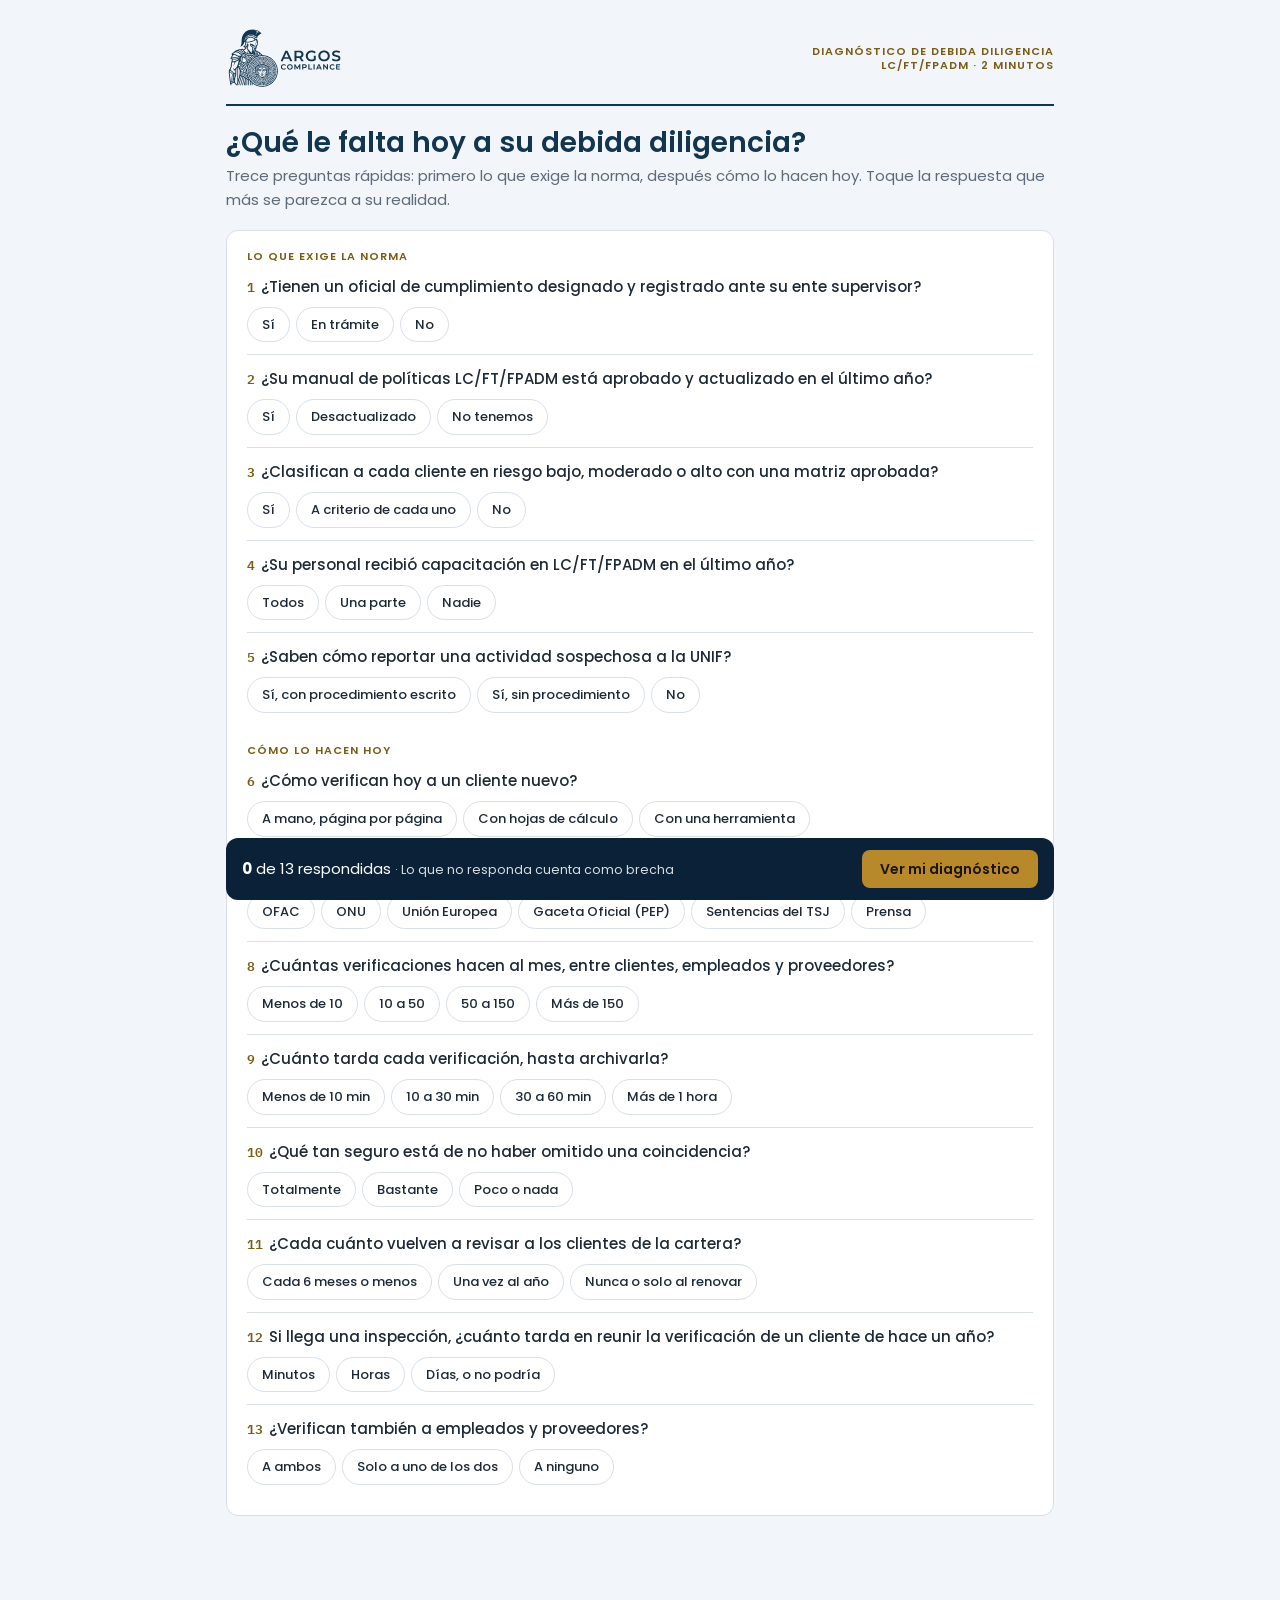
<file: index.html>
<!DOCTYPE html>
<html lang="es">
<head>
<meta charset="UTF-8">
<meta name="viewport" content="width=device-width, initial-scale=1">
<title>Diagnóstico de cumplimiento Argos</title>
<link rel="icon" href="assets/favicon.svg">
<link rel="stylesheet" href="https://fonts.googleapis.com/css2?family=Poppins:wght@400;500;600;700&family=IBM+Plex+Mono:wght@500;600&display=swap">
<style>
/* Tokens del sistema de marca Argos v1. Layout: columna única; test de toques, resultado en tarjetas. */
:root {
  --navy: #123650; --navy-deep: #0A2138; --on-navy: #FFFFFF;
  --bronce: #B8892B; --bronce-ink: #7A5C14; --on-bronce: #1C1404;
  --surface: #FFFFFF; --surface-alt: #F2F5F9; --ink: #1D2937; --ink-muted: #5D6A79; --line: #D9DFE7;
  --alto: #B42317; --moderado: #B44608; --bajo: #057546; --on-riesgo: #FFFFFF; --focus: #B8892B;
  --sans: "Poppins", "Segoe UI", system-ui, sans-serif; --mono: "IBM Plex Mono", Consolas, monospace;
  color-scheme: light;
}
* { box-sizing: border-box; }
body { margin: 0; background: var(--surface-alt); color: var(--ink); font: 400 15px/1.6 var(--sans); }
.wrap { max-width: 860px; margin: 0 auto; padding: 24px 16px 64px; }
header.top { display: flex; justify-content: space-between; align-items: center; gap: 16px; flex-wrap: wrap; padding: 4px 0 16px; border-bottom: 2px solid var(--navy); }
header.top img { height: 60px; width: auto; display: block; }
.tag { font: 600 11px/1.3 var(--sans); letter-spacing: 1px; text-transform: uppercase; color: var(--bronce-ink); text-align: right; }
h1 { font: 600 28px/1.2 var(--sans); color: var(--navy); margin: 20px 0 4px; text-wrap: balance; }
.lede { color: var(--ink-muted); margin: 0 0 18px; }
.card { background: var(--surface); border: 1px solid var(--line); border-radius: 12px; padding: 18px 20px; margin-bottom: 14px; }
.label { font: 600 11px/1.3 var(--sans); letter-spacing: 1px; text-transform: uppercase; color: var(--bronce-ink); margin: 0 0 12px; }
.q { padding: 12px 0; border-top: 1px solid var(--line); }
.q:first-child, .label + .q { border-top: 0; padding-top: 0; }
.q p { margin: 0 0 8px; font-weight: 500; }
.q p .n { font: 600 13px/1 var(--mono); color: var(--bronce-ink); margin-right: 6px; }
.opts { display: flex; flex-wrap: wrap; gap: 6px; }
.opts button { font: 500 13px/1.2 var(--sans); border: 1px solid var(--line); background: var(--surface); color: var(--ink); padding: 9px 14px; border-radius: 999px; cursor: pointer; }
.opts button:hover { border-color: var(--navy); }
.opts button[aria-pressed="true"] { background: var(--navy); color: var(--on-navy); border-color: var(--navy); }
.opts.multi button[aria-pressed="true"]::before { content: "✓ "; }
button:focus-visible { outline: 2px solid var(--focus); outline-offset: 2px; }
.bar { position: sticky; bottom: 0; background: var(--navy-deep); color: var(--on-navy); border-radius: 12px; padding: 12px 16px; display: flex; justify-content: space-between; align-items: center; gap: 12px; flex-wrap: wrap; }
.bar small { opacity: .85; }
.btn { font: 600 14px/1 var(--sans); border: 0; border-radius: 8px; padding: 12px 18px; cursor: pointer; }
.btn.primary { background: var(--bronce); color: var(--on-bronce); }
.btn.ghost { background: var(--surface); color: var(--navy); border: 1px solid var(--navy); }
.verdict { display: grid; grid-template-columns: auto 1fr; gap: 20px; align-items: center; }
@media (max-width: 600px) { .verdict { grid-template-columns: 1fr; } }
.gauge { width: 160px; height: 160px; border-radius: 50%; display: grid; place-items: center; color: var(--on-riesgo); text-align: center; }
.gauge strong { display: block; font: 700 23px/1.1 var(--sans); }
.gauge span { font: 600 12px/1.3 var(--mono); }
.lv-BAJO { background: var(--bajo); } .lv-MODERADO { background: var(--moderado); } .lv-ALTO { background: var(--alto); }
.verdict h2 { font: 600 22px/1.3 var(--sans); color: var(--navy); margin: 0 0 6px; }
.verdict p { margin: 0 0 6px; }
.rule { font-size: 12px; color: var(--ink-muted); }
.kpis { display: grid; grid-template-columns: repeat(auto-fit, minmax(180px, 1fr)); gap: 12px; }
.kpis div { background: var(--surface-alt); border-radius: 8px; padding: 12px 14px; }
.kpis b { display: block; font: 600 24px/1.2 var(--mono); color: var(--navy); }
.kpis b.bad { color: var(--alto); }
.kpis span { font-size: 12px; color: var(--ink-muted); }
.src { display: flex; flex-wrap: wrap; gap: 6px; margin-top: 12px; }
.src span { font: 500 12px/1 var(--sans); padding: 7px 10px; border-radius: 999px; border: 1px solid var(--line); }
.src .ok { background: var(--surface-alt); color: var(--ink-muted); }
.src .miss { background: var(--alto); color: var(--on-riesgo); border-color: var(--alto); }
.gaps { list-style: none; margin: 0; padding: 0; display: grid; gap: 10px; }
.gaps li { display: grid; grid-template-columns: auto 1fr; gap: 12px; padding: 12px; border: 1px solid var(--line); border-radius: 8px; }
.gaps .x { font: 700 14px/1 var(--sans); color: var(--on-riesgo); width: 28px; height: 28px; border-radius: 50%; display: grid; place-items: center; }
.gaps b { display: block; font-weight: 600; }
.gaps .fix { font-size: 14px; color: var(--ink); margin-top: 2px; }
.gaps .meta { display: flex; gap: 6px; flex-wrap: wrap; margin-top: 6px; }
.chip { font: 600 11px/1 var(--sans); padding: 5px 9px; border-radius: 999px; border: 1px solid var(--line); color: var(--ink-muted); }
.chip.argos { background: var(--navy); color: var(--on-navy); border-color: var(--navy); }
.chip.only { background: var(--bronce); color: var(--on-bronce); border-color: var(--bronce); }
.cta { background: var(--navy-deep); color: var(--on-navy); border-radius: 12px; padding: 20px; display: flex; justify-content: space-between; align-items: center; gap: 16px; flex-wrap: wrap; margin-bottom: 14px; }
.cta p { margin: 0; max-width: 52ch; }
.cta strong.big { font: 600 20px/1.3 var(--sans); display: block; margin-bottom: 4px; }
.cta .phone { font: 600 18px/1 var(--mono); color: var(--bronce); }
[hidden] { display: none !important; }
.actions { display: flex; gap: 8px; flex-wrap: wrap; }
.legal { font-size: 12px; color: var(--ink-muted); margin-top: 16px; }
@media print {
  body { background: #fff; }
  #test, .actions { display: none !important; }
  .card, .gaps li, .cta { break-inside: avoid; }
  * { -webkit-print-color-adjust: exact; print-color-adjust: exact; }
}
</style>
</head>
<body>
<div class="wrap">
  <header class="top">
    <img src="[data-uri]" alt="Argos Compliance">
    <div class="tag">Diagnóstico de debida diligencia<br>LC/FT/FPADM · 2 minutos</div>
  </header>

  <div id="test">
    <h1>¿Qué le falta hoy a su debida diligencia?</h1>
    <p class="lede">Trece preguntas rápidas: primero lo que exige la norma, después cómo lo hacen hoy. Toque la respuesta que más se parezca a su realidad.</p>
    <section class="card" id="qs"></section>
    <div class="bar">
      <span><strong id="count">0</strong> de <span id="total">0</span> respondidas <small>· Lo que no responda cuenta como brecha</small></span>
      <button class="btn primary" id="go">Ver mi diagnóstico</button>
    </div>
  </div>

  <div id="result" hidden>
    <section class="card">
      <p class="label" id="r-head">Su diagnóstico</p>
      <div class="verdict">
        <div class="gauge" id="gauge"><div><strong id="g-lv"></strong><span id="g-pct"></span></div></div>
        <div>
          <h2 id="r-title"></h2>
          <p id="r-text"></p>
          <p class="rule" id="r-rule"></p>
        </div>
      </div>
    </section>
    <section class="card">
      <p class="label">Su situación en cifras</p>
      <div class="kpis" id="kpis"></div>
      <div class="src" id="src"></div>
    </section>
    <section class="card">
      <p class="label" id="gaps-head">Lo que Argos le resuelve desde el primer día</p>
      <ol class="gaps" id="gaps"></ol>
    </section>
    <section class="card" id="int-card">
      <p class="label">Lo que su empresa debe completar</p>
      <ol class="gaps" id="gaps-int"></ol>
    </section>
    <section class="cta">
      <p><strong class="big" id="cta-big"></strong>Continúe y reciba ahora su propuesta con todo lo que incluye el plan.</p>
      <div><div style="font-size:12px;opacity:.85">Escríbanos por WhatsApp</div><div class="phone" id="phone">0424-125.04.68</div><div style="font-size:12px;opacity:.85" id="who"></div></div>
    </section>
    <div class="actions" style="margin-bottom:12px">
      <a class="btn primary" id="to-prop" href="propuesta/nueva/" style="text-decoration:none;font-size:16px;padding:16px 22px">Continuar: recibir mi propuesta →</a>
    </div>
    <div class="actions">
      <button class="btn ghost" id="edit">Cambiar respuestas</button>
      <button class="btn ghost" id="copy">Copiar resumen</button>
      <button class="btn ghost" id="print">Imprimir o guardar en PDF</button>
    </div>

    <p class="legal">Diagnóstico orientativo basado en las respuestas del cliente y en criterios de Argos Compliance. No es una auditoría, no constituye una certificación de cumplimiento ni asesoría legal. La evaluación formal de riesgos corresponde a cada sujeto obligado. Argos Compliance, C.A. (en constitución) · Rafael J. Miranda Guerra, especialista en gestión contra la legitimación de capitales y el financiamiento al terrorismo (ENAHP).</p>
  </div>
</div>

<script src="assets/aliados.js"></script>
<script>
(function () {
  var $ = function (id) { return document.getElementById(id); };
  // Cada opción vale: 0 = cubierto, 0.5 = parcial, 1 = brecha. w = peso (3 = control crítico).
  var Q = [
    {id: "ofi", block: "A", t: "¿Tienen un oficial de cumplimiento designado y registrado ante su ente supervisor?", opts: [["si", "Sí", 0], ["tra", "En trámite", 0.5], ["no", "No", 1]],
     w: 3, internal: true, gap: "Sin oficial de cumplimiento registrado", fix: "Designar y registrar al oficial de cumplimiento ante el ente supervisor."},
    {id: "man", block: "A", t: "¿Su manual de políticas LC/FT/FPADM está aprobado y actualizado en el último año?", opts: [["si", "Sí", 0], ["des", "Desactualizado", 0.5], ["no", "No tenemos", 1]],
     w: 2, internal: true, gap: "Manual de políticas ausente o desactualizado", fix: "Actualizar y aprobar el manual de políticas y procedimientos."},
    {id: "mat", block: "A", t: "¿Clasifican a cada cliente en riesgo bajo, moderado o alto con una matriz aprobada?", opts: [["si", "Sí", 0], ["pa", "A criterio de cada uno", 0.5], ["no", "No", 1]],
     w: 3, gap: "Sin matriz de riesgo aplicada a cada cliente", fix: "Nivel BAJO, MODERADO o ALTO calculado con la matriz de su empresa, y medidas reforzadas cuando es ALTO."},
    {id: "cap", block: "A", t: "¿Su personal recibió capacitación en LC/FT/FPADM en el último año?", opts: [["tod", "Todos", 0], ["par", "Una parte", 0.5], ["nad", "Nadie", 1]],
     w: 2, internal: true, gap: "Personal sin capacitación reciente", fix: "Capacitar al personal en señales de alerta y procedimientos LC/FT/FPADM."},
    {id: "ras", block: "A", t: "¿Saben cómo reportar una actividad sospechosa a la UNIF?", opts: [["si", "Sí, con procedimiento escrito", 0], ["sin", "Sí, sin procedimiento", 0.5], ["no", "No", 1]],
     w: 3, internal: true, gap: "Sin procedimiento de reporte a la UNIF", fix: "Documentar el procedimiento de reporte de actividades sospechosas a la UNIF."},
    {id: "proc", block: "B", t: "¿Cómo verifican hoy a un cliente nuevo?", opts: [["mano", "A mano, página por página", 1], ["hoja", "Con hojas de cálculo", 0.5], ["tool", "Con una herramienta", 0]],
     w: 2, gap: "Verificación manual", fix: "Una sola consulta cruza todas las fuentes y deja el resultado archivado."},
    {id: "src", multi: true, t: "¿Contra qué fuentes revisan? (toque todas las que apliquen)", opts: [["ofac", "OFAC"], ["onu", "ONU"], ["ue", "Unión Europea"], ["pep", "Gaceta Oficial (PEP)"], ["tsj", "Sentencias del TSJ"], ["prensa", "Prensa"]]},
    {id: "vol", t: "¿Cuántas verificaciones hacen al mes, entre clientes, empleados y proveedores?", opts: [["5", "Menos de 10"], ["30", "10 a 50"], ["100", "50 a 150"], ["200", "Más de 150"]]},
    {id: "min", t: "¿Cuánto tarda cada verificación, hasta archivarla?", opts: [["5", "Menos de 10 min"], ["20", "10 a 30 min"], ["45", "30 a 60 min"], ["75", "Más de 1 hora"]]},
    {id: "conf", t: "¿Qué tan seguro está de no haber omitido una coincidencia?", opts: [["tot", "Totalmente", 0], ["bas", "Bastante", 0.5], ["poco", "Poco o nada", 1]],
     w: 2, gap: "Incertidumbre sobre coincidencias omitidas", fix: "La misma búsqueda en todas las fuentes, cada vez, sin depender de quién la haga."},
    {id: "cart", t: "¿Cada cuánto vuelven a revisar a los clientes de la cartera?", opts: [["fre", "Cada 6 meses o menos", 0], ["anu", "Una vez al año", 0.5], ["nun", "Nunca o solo al renovar", 1]],
     w: 2, gap: "Cartera sin revisión periódica", fix: "Revisión de la cartera con la frecuencia que usted defina."},
    {id: "evi", t: "Si llega una inspección, ¿cuánto tarda en reunir la verificación de un cliente de hace un año?", opts: [["min", "Minutos", 0], ["hor", "Horas", 0.5], ["dia", "Días, o no podría", 1]],
     w: 3, gap: "Evidencia difícil de reunir ante una inspección", fix: "Cada consulta queda registrada con fecha, fuentes, resultado y código hash SHA-256."},
    {id: "emp", t: "¿Verifican también a empleados y proveedores?", opts: [["amb", "A ambos", 0], ["uno", "Solo a uno de los dos", 0.5], ["nin", "A ninguno", 1]],
     w: 1, gap: "Empleados o proveedores sin verificar", fix: "Las mismas consultas para candidatos y proveedores."}
  ];
  var SRC = [
    {k: "ofac", n: "OFAC", w: 1, gap: "No consulta OFAC"},
    {k: "onu", n: "ONU", w: 1, gap: "No consulta la lista de la ONU"},
    {k: "ue", n: "Unión Europea", w: 1, gap: "No consulta la lista de la Unión Europea"},
    {k: "pep", n: "Gaceta Oficial (PEP)", w: 3, gap: "No identifica Personas Expuestas Políticamente"},
    {k: "tsj", n: "Sentencias del TSJ", w: 2, gap: "No revisa sentencias del TSJ", only: true},
    {k: "prensa", n: "Prensa", w: 1, gap: "No revisa menciones en prensa"}
  ];
  var SRC_FIX = {ofac: "Lista OFAC con lector propio sobre la fuente oficial.", onu: "Lista de la ONU con lector propio.", ue: "Lista de la Unión Europea con lector propio.",
    pep: "PEP identificados desde la Gaceta Oficial; un PEP siempre queda en nivel ALTO.", tsj: "Sentencias del TSJ, una fuente que ninguna otra herramienta que conozcamos ofrece.", prensa: "Revisión de prensa con menciones de interés para el cumplimiento."};
  var ans = {}, picked = {};

  function render() {
    $("qs").innerHTML = Q.map(function (q, i) {
      var head = i === 0 ? '<p class="label">Lo que exige la norma</p>' : q.block === "B" && Q[i - 1].block === "A" ? '<p class="label" style="margin-top:18px">Cómo lo hacen hoy</p>' : '';
      return head + '<div class="q"><p><span class="n">' + (i + 1) + '</span>' + q.t + '</p><div class="opts' + (q.multi ? ' multi' : '') + '" role="group">' +
        q.opts.map(function (o) { return '<button type="button" data-q="' + q.id + '" data-v="' + o[0] + '" aria-pressed="false">' + o[1] + '</button>'; }).join("") + '</div></div>';
    }).join("");
    $("total").textContent = Q.length;
  }
  function count() { $("count").textContent = Q.filter(function (q) { return q.multi ? picked.touched : ans[q.id]; }).length; }
  $("qs").addEventListener("click", function (e) {
    var b = e.target.closest("button[data-q]"); if (!b) return;
    var q = Q.filter(function (x) { return x.id === b.dataset.q; })[0];
    if (q.multi) { picked[b.dataset.v] = !picked[b.dataset.v]; picked.touched = true; b.setAttribute("aria-pressed", !!picked[b.dataset.v]); }
    else { ans[q.id] = b.dataset.v; b.parentNode.querySelectorAll("button").forEach(function (x) { x.setAttribute("aria-pressed", x === b); }); }
    count();
  });

  function level(p) { return p > 50 ? "ALTO" : p > 25 ? "MODERADO" : "BAJO"; }
  var TEXT = {
    BAJO: "Tiene lo básico, pero aún quedan huecos. Revise abajo lo que le falta: son los puntos que una inspección encontraría primero.",
    MODERADO: "Su debida diligencia tiene brechas importantes. Lo que aparece abajo puede convertirse en observaciones en una inspección y le está costando horas cada mes.",
    ALTO: "Su debida diligencia tiene brechas en controles críticos. Hoy su empresa está expuesta en lo legal, lo operativo y lo reputacional, y su equipo pierde horas en un proceso manual."
  };
  var last = null;
  function compute() {
    var tot = 0, gap = 0, crit = 0, gaps = [];
    Q.forEach(function (q) {
      if (!q.w) return;
      var o = q.opts.filter(function (x) { return x[0] === ans[q.id]; })[0], v = o ? o[2] : 1;
      tot += q.w; gap += v * q.w;
      if (q.w === 3 && v === 1) crit++;
      if (v > 0) gaps.push({gap: q.gap, fix: q.fix, w: q.w, v: v, s: v * q.w, internal: q.internal});
    });
    SRC.forEach(function (s) {
      var v = picked[s.k] ? 0 : 1; tot += s.w; gap += v * s.w;
      if (s.w === 3 && v) crit++;
      if (v) gaps.push({gap: s.gap, fix: SRC_FIX[s.k], w: s.w, v: 1, s: s.w, only: s.only});
    });
    gaps.sort(function (a, b) { return b.s - a.s || (b.only ? 1 : 0) - (a.only ? 1 : 0); });
    var pct = Math.round(gap / tot * 100), lv = level(pct), rule = "";
    if (crit >= 3 && lv !== "ALTO") { lv = "ALTO"; rule = "Sube a ALTO porque le faltan " + crit + " controles críticos. "; }
    else if (crit >= 1 && lv === "BAJO") { lv = "MODERADO"; rule = "Sube a MODERADO porque le falta al menos un control crítico. "; }
    var vol = +(ans.vol || 0), min = +(ans.min || 0);
    return {pct: pct, lv: lv, rule: rule, gaps: gaps, vol: vol, min: min, hrs: vol * min / 60, argosHrs: vol * 20 / 3600,
      have: SRC.filter(function (s) { return picked[s.k]; }).length};
  }
  function f1(x) { return x.toLocaleString("es-VE", {maximumFractionDigits: 1}); }

  function show() {
    var r = last = compute();
    $("r-head").textContent = "Su diagnóstico · " + new Date().toLocaleDateString("es-VE");
    $("gauge").className = "gauge lv-" + r.lv; $("g-lv").textContent = r.lv; $("g-pct").textContent = r.pct + "% de exposición";
    $("r-title").textContent = "Nivel de riesgo de cumplimiento: " + r.lv;
    $("r-text").textContent = TEXT[r.lv];
    $("r-rule").textContent = r.rule + "Cálculo: brechas ponderadas sobre el total posible (parcial cuenta la mitad). BAJO hasta 25%, MODERADO hasta 50%, ALTO por encima.";
    var k = [];
    k.push('<div><b class="' + (r.gaps.length ? "bad" : "") + '">' + r.gaps.length + '</b><span>brechas encontradas</span></div>');
    k.push('<div><b class="' + (r.have < 6 ? "bad" : "") + '">' + r.have + ' de 6</b><span>fuentes que revisa hoy</span></div>');
    if (r.vol && r.min) {
      k.push('<div><b class="bad">' + f1(r.hrs) + ' h</b><span>al mes en verificaciones (aprox.)</span></div>');
      k.push('<div><b>' + f1(Math.max(r.hrs - r.argosHrs, 0)) + ' h</b><span>al mes que podría liberar con Argos</span></div>');
    }
    $("kpis").innerHTML = k.join("");
    $("src").innerHTML = SRC.map(function (s) { return '<span class="' + (picked[s.k] ? "ok" : "miss") + '">' + (picked[s.k] ? "✓ " : "✕ ") + s.n + '</span>'; }).join("");
    var ag = r.gaps.filter(function (g) { return !g.internal; }), it = r.gaps.filter(function (g) { return g.internal; });
    function li(g, argos) {
      var col = g.v === 1 && g.w >= 2 ? "alto" : "moderado";
      return '<li><span class="x" style="background:var(--' + col + ')">✕</span><div><b>' + g.gap + '</b><div class="fix">' + (argos ? "Con Argos: " : "Paso a seguir: ") + g.fix + '</div><div class="meta">' +
        (g.w === 3 ? '<span class="chip">Control crítico</span>' : '') + (g.v < 1 ? '<span class="chip">Parcial</span>' : '') +
        (argos ? '<span class="chip argos">Argos lo cubre</span>' : '<span class="chip">Acción de su empresa</span>') + (g.only ? '<span class="chip only">Solo en Argos</span>' : '') + '</div></div></li>';
    }
    $("gaps").innerHTML = ag.length ? ag.map(function (g) { return li(g, true); }).join("") :
      '<li><span class="x" style="background:var(--bajo)">✓</span><div><b>Sus respuestas no muestran brechas en la consulta y la evidencia.</b><div class="fix">Con Argos puede sostener este nivel con menos horas y con el registro de cada consulta.</div></div></li>';
    $("gaps-int").innerHTML = it.map(function (g) { return li(g, false); }).join("");
    $("int-card").hidden = !it.length;
    $("cta-big").textContent = ag.length ? "Argos cubre " + ag.length + " de sus " + r.gaps.length + " brechas." : "Mantenga su nivel con menos horas.";
    var pay = {lv: r.lv, pct: r.pct, h: Math.round(r.hrs * 10) / 10, hl: Math.round(Math.max(r.hrs - r.argosHrs, 0) * 10) / 10, gaps: r.gaps.map(function (g) { return [g.gap, g.internal ? 0 : 1, g.only ? 1 : 0]; })};
    var bin = ""; new TextEncoder().encode(JSON.stringify(pay)).forEach(function (b) { bin += String.fromCharCode(b); });
    var enc = btoa(bin).replace(/\+/g, "-").replace(/\//g, "_").replace(/=+$/, "");
    $("to-prop").href = "propuesta/nueva/" + location.search + "#d=" + enc;
    $("test").hidden = true; $("result").hidden = false; window.scrollTo(0, 0);
  }
  $("go").addEventListener("click", show);
  $("edit").addEventListener("click", function () { $("result").hidden = true; $("test").hidden = false; });
  $("print").addEventListener("click", function () { window.print(); });
  $("copy").addEventListener("click", function () {
    if (!last) return;
    var txt = "Diagnóstico Argos · " + new Date().toLocaleDateString("es-VE") + "\nNivel de riesgo: " + last.lv + " (" + last.pct + "% de exposición)\n" +
      "Fuentes que revisa hoy: " + last.have + " de 6\n" + (last.vol && last.min ? "Tiempo en verificaciones: unas " + f1(last.hrs) + " h al mes\n" : "") +
      "\nLo que le falta:\n" + last.gaps.slice(0, 8).map(function (g, i) { return (i + 1) + ". " + g.gap + (g.internal ? "" : " (Argos lo cubre)"); }).join("\n") +
      "\n\nDiagnóstico orientativo; no es una auditoría ni una certificación.\nArgos Compliance · WhatsApp " + WA;
    var btn = $("copy"), done = function () { btn.textContent = "Copiado"; setTimeout(function () { btn.textContent = "Copiar resumen"; }, 1500); };
    if (navigator.clipboard && navigator.clipboard.writeText) navigator.clipboard.writeText(txt).then(done).catch(function () { btn.textContent = "No se pudo copiar"; });
  });
  var qp = new URLSearchParams(location.search), WA = "0424-125.04.68";
  var ali = (window.ARGOS_ALIADOS || {})[(qp.get("a") || "").toUpperCase()];
  if (ali) { qp.set("wa", ali.w); qp.set("n", ali.n); }
  if (/^\d{10,13}$/.test(qp.get("wa") || "")) {
    var d = qp.get("wa").replace(/^58/, "0"); WA = d.slice(0, 4) + "-" + d.slice(4, 7) + "." + d.slice(7, 9) + "." + d.slice(9);
    $("phone").textContent = WA;
  }
  if (qp.get("n")) $("who").textContent = qp.get("n").slice(0, 60);
  render(); count();
})();
</script>
</body>
</html>
</file>
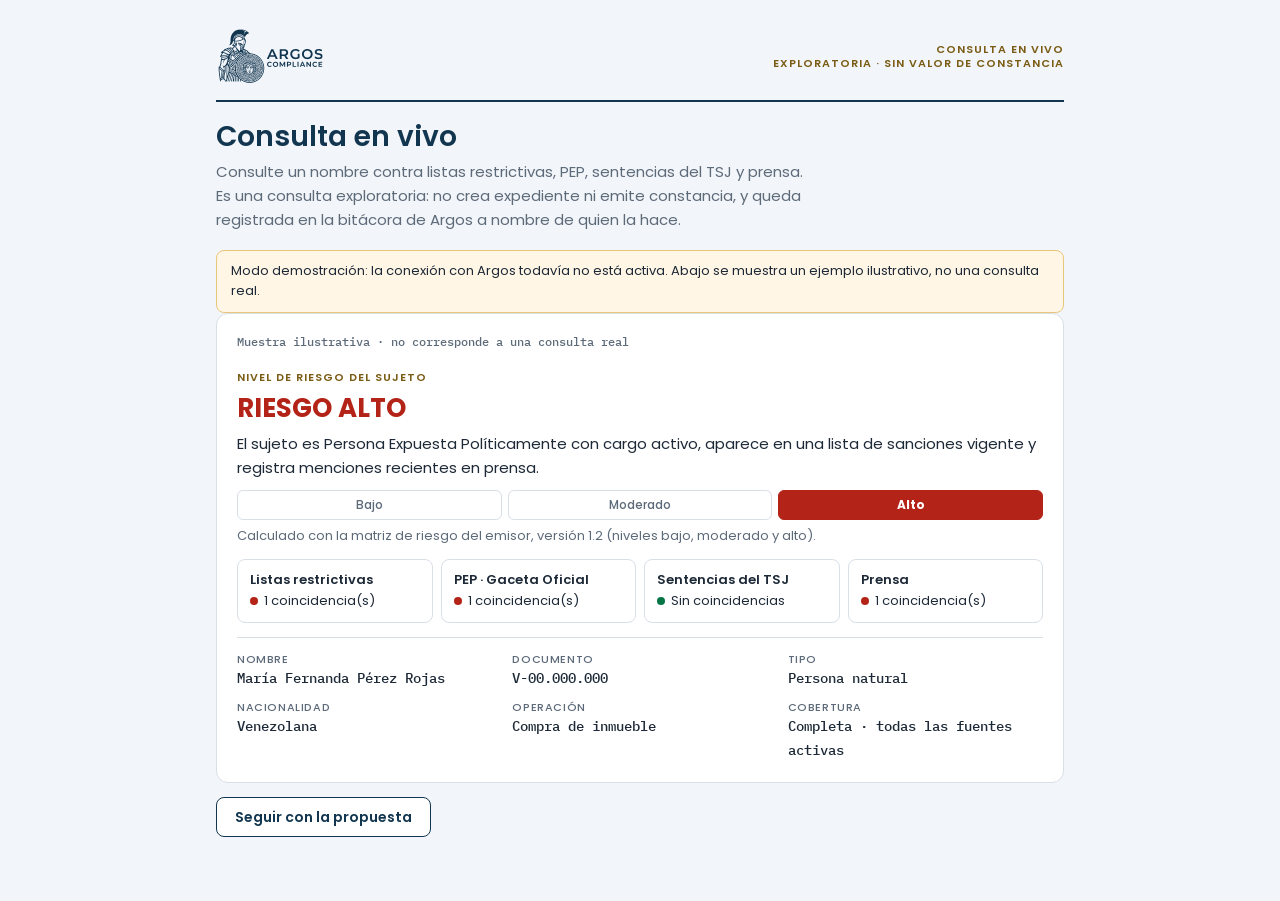
<file: consulta/index.html>
<!DOCTYPE html>
<html lang="es">
<head>
<meta charset="UTF-8">
<meta name="viewport" content="width=device-width, initial-scale=1">
<meta name="robots" content="noindex, nofollow">
<title>Consulta en vivo Argos</title>
<link rel="icon" href="../assets/favicon.svg">
<link rel="stylesheet" href="https://fonts.googleapis.com/css2?family=Poppins:wght@400;500;600;700&family=IBM+Plex+Mono:wght@500;600&display=swap">
<link rel="stylesheet" href="../assets/argos.css">
</head>
<body>
<div class="wrap">
  <header class="top">
    <img src="../assets/logo.svg" alt="Argos Compliance">
    <div class="tag">Consulta en vivo<br>Exploratoria · sin valor de constancia</div>
  </header>

  <h1>Consulta en vivo</h1>
  <p class="lede">Consulte un nombre contra listas restrictivas, PEP, sentencias del TSJ y prensa. Es una consulta exploratoria: no crea expediente ni emite constancia, y queda registrada en la bitácora de Argos a nombre de quien la hace.</p>

  <div class="warn" id="demo-note" hidden>Modo demostración: la conexión con Argos todavía no está activa. Abajo se muestra un ejemplo ilustrativo, no una consulta real.</div>

  <section class="card" id="login" hidden>
    <p class="label">Acceso del vendedor</p>
    <div class="fields">
      <label for="cid">Usuario de socio<input id="cid" autocomplete="username"></label>
      <label for="csec">Secreto<input id="csec" type="password" autocomplete="current-password"></label>
    </div>
    <div class="row" style="margin-top:12px"><button class="btn primary" id="do-login" type="button">Entrar</button><span class="small muted" id="login-msg"></span></div>
    <p class="small muted">El secreto no se guarda: el acceso dura lo que dura la sesión.</p>
  </section>

  <section class="card" id="form">
    <p class="label">Sujeto a consultar</p>
    <div class="fields">
      <label for="q-name">Nombre completo o razón social *<input id="q-name"></label>
      <label for="q-doc">Documento (cédula o RIF)<input id="q-doc" placeholder="V-00000000"></label>
      <label for="q-type">Tipo
        <select id="q-type"><option value="INDIVIDUAL">Persona natural</option><option value="ORGANIZATION">Persona jurídica</option></select></label>
      <label for="q-nat">Nacionalidad<input id="q-nat" placeholder="Venezolana"></label>
      <label for="q-op">Operación (solo para mostrar)<input id="q-op" placeholder="Ej.: compra de inmueble"></label>
    </div>
    <p class="small muted">Use un nombre que el prospecto le proporcione para la demostración. No consulte a terceros sin una razón legítima.</p>
    <div class="row" style="margin-top:12px"><button class="btn accent" id="go" type="button">Consultar</button><span class="small muted" id="go-msg"></span></div>
  </section>

  <section id="out" hidden></section>

  <div class="row no-print" style="margin-top:14px">
    <a class="btn ghost" id="to-prop" href="../propuesta/nueva/">Seguir con la propuesta</a>
  </div>
</div>

<script src="../assets/argos.js"></script>
<script>
/* Conexión con Argos. Mientras `base` esté vacío, la página funciona en modo demostración.
   Fase C: poner la URL de la instancia de Argos y confirmar la ruta de socio que habilite José. */
var ARGOS_API = { base: "", token: "/api/v1/partner/token", scan: "/api/v1/partner/scan" };

(function () {
  var A = window.Argos, $ = function (id) { return document.getElementById(id); }, token = null;
  var live = !!ARGOS_API.base;
  var diag = location.hash.match(/d=([\w-]+)/);
  if (diag) $("to-prop").href = "../propuesta/nueva/#d=" + diag[1];
  $("demo-note").hidden = live; $("login").hidden = !live;
  if (!live) { $("form").hidden = true; render(demoResult(), true); return; }

  $("do-login").addEventListener("click", function () {
    $("login-msg").textContent = "Entrando…";
    fetch(ARGOS_API.base + ARGOS_API.token, { method: "POST", headers: { "Content-Type": "application/json" },
      body: JSON.stringify({ clientId: $("cid").value.trim(), clientSecret: $("csec").value }) })
      .then(function (r) { if (!r.ok) throw new Error(r.status); return r.json(); })
      .then(function (j) { token = j.accessToken; $("csec").value = ""; $("login-msg").textContent = "Sesión iniciada."; })
      .catch(function () { $("login-msg").textContent = "Usuario o secreto incorrectos, o el servicio no responde."; });
  });

  $("go").addEventListener("click", function () {
    var name = $("q-name").value.trim();
    if (!name) { $("go-msg").textContent = "Escriba un nombre."; return; }
    if (!token) { $("go-msg").textContent = "Primero inicie sesión."; return; }
    $("go-msg").textContent = "Consultando…";
    var body = { fullName: name, entityType: $("q-type").value };
    if ($("q-doc").value.trim()) body.documentId = $("q-doc").value.trim();
    if ($("q-nat").value.trim()) body.nationality = $("q-nat").value.trim();
    fetch(ARGOS_API.base + ARGOS_API.scan, { method: "POST", headers: { "Content-Type": "application/json", "Authorization": "Bearer " + token }, body: JSON.stringify(body) })
      .then(function (r) { if (r.status === 401) { token = null; throw new Error("La sesión venció; vuelva a entrar."); } if (!r.ok) throw new Error("El servicio respondió " + r.status + "."); return r.json(); })
      .then(function (res) { $("go-msg").textContent = ""; render(fromApi(res), false); })
      .catch(function (e) { $("go-msg").textContent = e.message || "No se pudo consultar."; });
  });

  // Traduce la respuesta de POST /screening/scan (ScanResult) al panel.
  function lvl(x) { x = String(x || "").toUpperCase(); return /HIGH|ALTO/.test(x) ? "ALTO" : /MOD/.test(x) ? "MODERADO" : /LOW|BAJO/.test(x) ? "BAJO" : null; }
  function fromApi(r) {
    var risk = r.risk || {}, level = lvl(risk.level) || (risk.ifConfirmed && lvl(risk.ifConfirmed.level)) || null;
    var pep = r.pep && r.pep.status, pepAct = pep === "PEP_ACTIVE" || pep === "PEP_FORMER" || pep === "PEP_CANDIDATE";
    if (pepAct) level = "ALTO";
    var tsjHits = r.tsj && (r.tsj.matchCount || (r.tsj.matches && r.tsj.matches.length)) || 0;
    var newsHits = r.news && (r.news.matchCount || (r.news.matches && r.news.matches.length)) || 0;
    var listHits = r.matchCount || 0, parts = [];
    if (pepAct) parts.push(pep === "PEP_ACTIVE" ? "es Persona Expuesta Políticamente con cargo activo" : "figura como Persona Expuesta Políticamente");
    if (listHits) parts.push("tiene " + listHits + " coincidencia(s) por confirmar en listas restrictivas");
    if (tsjHits) parts.push("registra " + tsjHits + " mención(es) en sentencias del TSJ");
    if (newsHits) parts.push("registra " + newsHits + " mención(es) en prensa");
    return {
      level: level, range: !level && risk.min && risk.max ? (lvl(risk.min.level) + " a " + lvl(risk.max.level)) : null,
      text: parts.length ? "El sujeto " + parts.join(", ") + ". Las coincidencias por nombre requieren confirmación de identidad." : "No se encontraron coincidencias en las fuentes consultadas.",
      matrix: risk.matrixVersion ? "Calculado con la matriz de riesgo vigente, versión " + risk.matrixVersion + "." : "Sin matriz publicada: el nivel se infiere de las coincidencias.",
      subject: { n: r.query.fullName, d: r.query.documentId || "—", t: $("q-type").value === "ORGANIZATION" ? "Persona jurídica" : "Persona natural", na: r.query.nationality || "—", op: $("q-op").value.trim() || "—",
        cov: r.listsNotScreened && r.listsNotScreened.length ? "Parcial · " + r.listsNotScreened.length + " lista(s) sin consultar" : "Completa · todas las fuentes activas" },
      sources: [["Listas restrictivas", listHits], ["PEP · Gaceta Oficial", pepAct ? 1 : 0, r.pep === null], ["Sentencias del TSJ", tsjHits, r.tsj === null], ["Prensa", newsHits, r.news === null]],
      when: new Date(r.scannedAt || Date.now()).toLocaleString("es-VE")
    };
  }
  function demoResult() {
    return { level: "ALTO", text: "El sujeto es Persona Expuesta Políticamente con cargo activo, aparece en una lista de sanciones vigente y registra menciones recientes en prensa.",
      matrix: "Calculado con la matriz de riesgo del emisor, versión 1.2 (niveles bajo, moderado y alto).",
      subject: { n: "María Fernanda Pérez Rojas", d: "V-00.000.000", t: "Persona natural", na: "Venezolana", op: "Compra de inmueble", cov: "Completa · todas las fuentes activas" },
      sources: [["Listas restrictivas", 1], ["PEP · Gaceta Oficial", 1], ["Sentencias del TSJ", 0], ["Prensa", 1]], when: null };
  }
  function render(r, demo) {
    var lv = r.level, scale = ["BAJO", "MODERADO", "ALTO"].map(function (x) { return '<span class="' + (x === lv ? "on-" + x : "") + '">' + x.charAt(0) + x.slice(1).toLowerCase() + "</span>"; }).join("");
    $("out").hidden = false;
    $("out").innerHTML = '<div class="panel"><span class="panel-tag">' + (demo ? "Muestra ilustrativa · no corresponde a una consulta real" : "Consulta exploratoria del " + A.esc(r.when) + " · no es una constancia") + "</span>" +
      '<span class="label">Nivel de riesgo del sujeto</span><div class="risk-head ' + (lv ? "c-" + lv : "") + '">' + (lv ? "RIESGO " + lv : "RIESGO ENTRE " + A.esc(r.range || "BAJO Y ALTO")) + "</div>" +
      '<p style="margin:0">' + A.esc(r.text) + '</p><div class="risk-scale">' + scale + '</div><p class="small muted" style="margin:0">' + A.esc(r.matrix) + "</p>" +
      '<div class="srcs">' + r.sources.map(function (s) {
        var c = s[2] ? "var(--pc)" : s[1] ? "var(--alto)" : "var(--bajo)", t = s[2] ? "No se pudo consultar" : s[1] ? s[1] + " coincidencia(s)" : "Sin coincidencias";
        return '<div><b>' + A.esc(s[0]) + '</b><span class="dot" style="background:' + c + '"></span>' + t + "</div>"; }).join("") + "</div>" +
      '<div class="kv"><div><span>Nombre</span><b>' + A.esc(r.subject.n) + '</b></div><div><span>Documento</span><b>' + A.esc(r.subject.d) + '</b></div><div><span>Tipo</span><b>' + A.esc(r.subject.t) +
      '</b></div><div><span>Nacionalidad</span><b>' + A.esc(r.subject.na) + '</b></div><div><span>Operación</span><b>' + A.esc(r.subject.op) + '</b></div><div><span>Cobertura</span><b>' + A.esc(r.subject.cov) + "</b></div></div></div>";
  }
})();
</script>
</body>
</html>
</file>
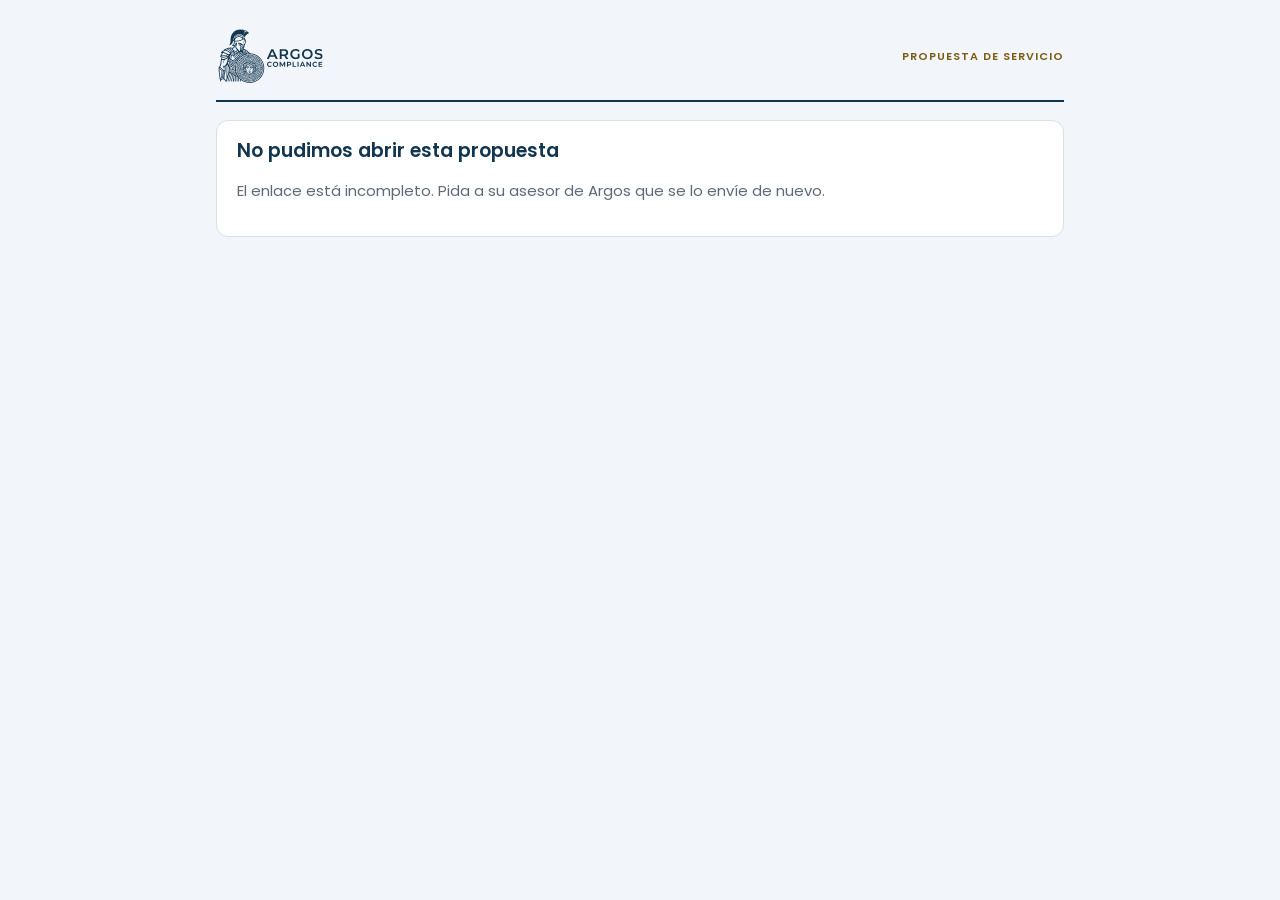
<file: propuesta/index.html>
<!DOCTYPE html>
<html lang="es">
<head>
<meta charset="UTF-8">
<meta name="viewport" content="width=device-width, initial-scale=1">
<meta name="robots" content="noindex, nofollow">
<title>Propuesta Argos Compliance</title>
<link rel="icon" href="../assets/favicon.svg">
<link rel="stylesheet" href="https://fonts.googleapis.com/css2?family=Poppins:wght@400;500;600;700&family=IBM+Plex+Mono:wght@500;600&display=swap">
<link rel="stylesheet" href="../assets/argos.css">
<style>
  .hero { background: var(--navy-deep); color: var(--on-navy); border-radius: 12px; padding: 24px; margin-bottom: 14px; }
  .hero h1 { color: var(--on-navy); }
  .hero .lede { color: #C9D4E0; margin-bottom: 14px; }
  .hero .kv { border-top-color: #24486B; }
  .hero .kv div span { color: #A9B8C8; }
  .list { list-style: none; margin: 0; padding: 0; display: grid; gap: 8px; }
  .list li { display: grid; grid-template-columns: 22px 1fr; gap: 8px; align-items: start; }
  .list li::before { content: "✓"; color: var(--bajo); font-weight: 700; }
  .gaps li::before { content: "✕"; color: var(--alto); }
  .next { counter-reset: s; list-style: none; padding: 0; margin: 0; display: grid; gap: 10px; }
  .next li { display: grid; grid-template-columns: 28px 1fr; gap: 10px; align-items: start; }
  .next li::before { counter-increment: s; content: counter(s); font: 600 13px/28px var(--mono); text-align: center; background: var(--navy); color: var(--on-navy); border-radius: 50%; width: 28px; height: 28px; }
  .accept { border: 2px solid var(--navy); }
  .ok { background: #E6F4EC; border: 1px solid var(--bajo); border-radius: 8px; padding: 12px 14px; }
  .summary p { margin: 0 0 8px; }
  .isnot { display: grid; grid-template-columns: 1fr 1fr; gap: 14px; }
  @media (max-width: 640px) { .isnot { grid-template-columns: 1fr; } }
  .isnot h2.sub3 { font: 600 14px/1.3 var(--sans); margin: 0 0 6px; color: var(--navy); }
  .isnot ul { margin: 0; padding-left: 18px; font-size: 14px; }
  .conds { margin: 0; padding: 0; list-style: none; display: grid; gap: 6px; font-size: 14px; }
  .conds li { display: grid; grid-template-columns: 36px 1fr; gap: 6px; }
  .conds li b { font: 600 13px/1.6 var(--mono); color: var(--bronce-ink); }
  .print-only { display: none; }
  .verdict { display: grid; grid-template-columns: auto 1fr; gap: 20px; align-items: center; }
  @media (max-width: 600px) { .verdict { grid-template-columns: 1fr; } }
  .verdict h2 { margin: 0 0 6px; }
  .verdict p { margin: 0 0 6px; }
  .gauge { width: 140px; height: 140px; border-radius: 50%; display: grid; place-items: center; color: var(--on-riesgo); text-align: center; }
  .gauge strong { display: block; font: 700 22px/1.3 var(--sans); }
  .gauge span { font: 600 11px/1.5 var(--mono); }
  .lv-BAJO { background: var(--bajo); } .lv-MODERADO { background: var(--moderado); } .lv-ALTO { background: var(--alto); }
  .sign { display: grid; grid-template-columns: 1fr 1fr; gap: 28px; margin-top: 10px; }
  .promise h2 { font: 600 22px/1.35 var(--sans); color: var(--navy); margin: 0 0 8px; }
  .promise p { margin: 0 0 6px; }
  .benef { display: grid; grid-template-columns: repeat(3, 1fr); gap: 14px; }
  @media (max-width: 720px) { .benef { grid-template-columns: 1fr; } }
  .benef div { border-top: 1px solid var(--line); padding-top: 10px; }
  .benef h3, .commit h3, .bonus h3 { font: 600 15px/1.35 var(--sans); color: var(--navy); margin: 0 0 4px; }
  .benef p, .commit p, .bonus p { margin: 0; font-size: 14px; }
  .commit { list-style: none; margin: 0; padding: 0; display: grid; gap: 12px; }
  .commit li { display: grid; grid-template-columns: 30px 1fr; gap: 10px; align-items: start; }
  .commit li::before { content: "✓"; display: grid; place-items: center; width: 26px; height: 26px; border-radius: 50%; background: var(--navy); color: var(--on-navy); font-weight: 700; font-size: 13px; }
  .bonus { display: grid; grid-template-columns: 1fr 1fr; gap: 14px; }
  @media (max-width: 640px) { .bonus { grid-template-columns: 1fr; } }
  .bonus div { border: 1px dashed var(--bronce); border-radius: 8px; padding: 12px 14px; }
  .bonus .inc { font: 600 11px/1.4 var(--mono); color: var(--bronce-ink); letter-spacing: .5px; text-transform: uppercase; }
  .reprice { background: var(--navy); color: var(--on-navy); border-radius: 12px; padding: 18px 22px; margin-bottom: 14px; }
  .reprice b { color: #E0BE6A; }
  .reprice p { margin: 0 0 6px; } .reprice p:last-child { margin: 0; }
  .faq { margin: 0; display: grid; gap: 12px; }
  .faq dt { font: 600 15px/1.4 var(--sans); color: var(--navy); }
  .faq dd { margin: 2px 0 0; font-size: 14px; }
  .sign div { border-top: 1px solid var(--ink); padding-top: 6px; font-size: 12px; }

  @media print {
    @page { size: A4; margin: 16mm 15mm 18mm; @bottom-left { content: "Argos Compliance, C.A. (en constitución) · Propuesta comercial"; font: 8pt Poppins, sans-serif; color: #5D6A79; } @bottom-right { content: "Página " counter(page) " de " counter(pages); font: 8pt Poppins, sans-serif; color: #5D6A79; } }
    @page :first { margin: 0; @bottom-left { content: none; } @bottom-right { content: none; } }
    body { background: #fff; font-size: 10.5pt; }
    .wrap { max-width: none; padding: 0; }
    header.top, .hero, #acc, .no-print { display: none !important; }
    .print-only { display: block; }
    .card { border: 0; border-radius: 0; padding: 0; margin: 0 0 9mm; }
    .card .label { font-size: 9pt; border-bottom: 1px solid var(--line); padding-bottom: 4px; margin-bottom: 8px; }
    .panel { border: 1px solid var(--line); }
    #num-run { string-set: num content(); position: absolute; left: -9999px; }
    /* Portada: página completa */
    .cover { height: 297mm; display: flex; flex-direction: column; background: var(--navy); color: var(--on-navy); padding: 22mm 20mm 18mm; break-after: page; }
    .cover img { height: 18mm; width: auto; align-self: flex-start; }
    .cover .k { font: 600 9pt var(--sans); letter-spacing: 1.5px; text-transform: uppercase; color: #E0BE6A; margin-top: 48mm; }
    .cover h1 { color: var(--on-navy); font-size: 30pt; line-height: 1.2; margin: 6mm 0 4mm; }
    .cover .tag2 { font-size: 13pt; color: #C9D4E0; max-width: 140mm; }
    .cover .meta { margin-top: auto; display: grid; grid-template-columns: repeat(2, 1fr); gap: 6mm 10mm; border-top: 1px solid #24486B; padding-top: 8mm; }
    .cover .meta span { display: block; font: 600 7.5pt var(--sans); letter-spacing: 1px; text-transform: uppercase; color: #A9B8C8; }
    .cover .meta b { font: 500 11pt var(--mono); }
    .cover .foot { margin-top: 10mm; font-size: 8pt; color: #A9B8C8; }
    .sigblock { break-inside: avoid; }
    .reprice { border-radius: 0; padding: 5mm 6mm; margin: 0 0 9mm; break-inside: avoid; -webkit-print-color-adjust: exact; print-color-adjust: exact; }
    .commit li::before { -webkit-print-color-adjust: exact; print-color-adjust: exact; }
    .benef, .bonus, .faq div, .commit li { break-inside: avoid; }
  }
</style>
</head>
<body>
<div class="wrap">
  <header class="top">
    <img src="../assets/logo.svg" alt="Argos Compliance">
    <div class="tag">Propuesta de servicio<br><span id="t-num"></span></div>
  </header>

  <div id="bad" class="card" hidden>
    <h2>No pudimos abrir esta propuesta</h2>
    <p class="muted">El enlace está incompleto. Pida a su asesor de Argos que se lo envíe de nuevo.</p>
  </div>

  <main id="doc" hidden>
    <span id="num-run"></span>
    <!-- Portada (solo en el PDF) -->
    <section class="cover print-only">
      <img src="../assets/logo-negativo.svg" alt="Argos Compliance">
      <div class="k">Propuesta de servicio</div>
      <h1 id="cv-rs"></h1>
      <p class="tag2">Debida diligencia LC/FT/FPADM rápida, segura y local: listas restrictivas, PEP, sentencias del TSJ y prensa en segundos, con el registro de cada consulta.</p>
      <div class="meta">
        <div><span>Número</span><b id="cv-num"></b></div>
        <div><span>Fecha</span><b id="cv-f"></b></div>
        <div><span>Vigente hasta</span><b id="cv-vig"></b></div>
        <div><span>Asesor</span><b id="cv-s"></b></div>
        <div><span>Atención</span><b id="cv-con"></b></div>
        <div><span>Contacto</span><b id="cv-wa"></b></div>
      </div>
      <p class="foot">Argos Compliance, C.A. (en constitución) · Documento comercial. No constituye una certificación de cumplimiento ni asesoría legal.</p>
    </section>

    <section class="hero">
      <p class="label" style="color:var(--bronce)">Propuesta para</p>
      <h1 id="h-rs"></h1>
      <p class="lede">Debida diligencia rápida, segura y local: consulta de listas restrictivas, PEP, sentencias del TSJ y prensa en segundos, con el registro de cada consulta.</p>
      <div class="kv">
        <div><span>Número</span><b id="h-num"></b></div>
        <div><span>Fecha</span><b id="h-f"></b></div>
        <div><span>Vigente hasta</span><b id="h-vig"></b></div>
        <div><span>Asesor</span><b id="h-s"></b></div>
      </div>
    </section>

    <div class="warn" id="expired" hidden></div>

    <section class="card summary">
      <p class="label">En pocas palabras</p>
      <p id="sum1"></p>
      <p id="sum2"></p>
      <p id="sum3"></p>
    </section>

    <section class="card" id="sec-diag" hidden>
      <p class="label" id="diag-head">Su diagnóstico</p>
      <div class="verdict">
        <div class="gauge" id="gauge"><div><strong id="g-lv"></strong></div></div>
        <div>
          <h2 id="v-title"></h2>
          <p id="v-text"></p>
        </div>
      </div>
    </section>

    <section class="card promise">
      <p class="label">Lo que le proponemos</p>
      <h2>Que su equipo revise a cada cliente, empleado y proveedor en segundos y tenga la evidencia lista cuando llegue la inspección.</h2>
      <p id="prom-txt"></p>
    </section>

    <section class="card">
      <p class="label">Lo que gana su empresa</p>
      <div class="benef">
        <div><h3>Tiempo</h3><p>Una consulta toma segundos y revisa todas las fuentes a la vez. Su equipo deja de cruzar hojas de cálculo y páginas de organismos distintos.</p></div>
        <div><h3>Certeza</h3><p>Listas restrictivas con lector propio sobre la fuente oficial, PEP desde la Gaceta Oficial, sentencias del TSJ y prensa. Cada constancia dice qué fuentes se consultaron.</p></div>
        <div><h3>Evidencia</h3><p>Cada consulta queda registrada con fecha, fuentes, resultado y código hash SHA-256, y genera una constancia en PDF que puede presentar ante un inspector o un auditor.</p></div>
      </div>
    </section>

    <section class="card">
      <p class="label" id="alc-head">Lo que recibe</p>
      <ul class="list" id="alc"></ul>
    </section>

    <section class="card">
      <p class="label">Qué es y qué no es Argos</p>
      <div class="isnot">
        <div><h2 class="sub3">Argos es</h2><ul>
          <li>Una herramienta tecnológica de apoyo a la debida diligencia.</li>
          <li>Consultas a listas de sanciones, Gaceta Oficial, sentencias del TSJ y prensa de acceso público, con una matriz de riesgo configurable.</li>
          <li>Constancias con código de verificación y código hash SHA-256.</li></ul></div>
        <div><h2 class="sub3">Argos no es</h2><ul>
          <li>Un bufete de abogados ni un servicio de asesoría jurídica.</li>
          <li>Una certificación de su cumplimiento normativo ni un sustituto de sus obligaciones como sujeto obligado.</li>
          <li>Quien decide: cada coincidencia la evalúa su empresa, y la ausencia de coincidencias no acredita que un sujeto esté libre de riesgo.</li></ul></div>
      </div>
    </section>

    <section class="card">
      <p class="label">Así se ve una consulta en Argos</p>
      <div class="panel">
        <span class="panel-tag">Muestra ilustrativa · no corresponde a una consulta real</span>
        <span class="label">Nivel de riesgo del sujeto</span>
        <div class="risk-head c-ALTO">RIESGO ALTO</div>
        <p style="margin:0">El sujeto es Persona Expuesta Políticamente con cargo activo, aparece en una lista de sanciones vigente y registra menciones recientes en prensa.</p>
        <div class="risk-scale"><span>Bajo</span><span>Moderado</span><span class="on-ALTO">Alto</span></div>
        <p class="small muted" style="margin:0">Calculado con la matriz de riesgo del emisor, versión 1.2 (niveles bajo, moderado y alto).</p>
        <div class="kv">
          <div><span>Nombre</span><b>María Fernanda Pérez Rojas</b></div>
          <div><span>Documento</span><b>V-00.000.000</b></div>
          <div><span>Tipo</span><b>Persona natural</b></div>
          <div><span>Nacionalidad</span><b>Venezolana</b></div>
          <div><span>Operación</span><b>Compra de inmueble</b></div>
          <div><span>Cobertura</span><b>Completa · todas las fuentes activas</b></div>
        </div>
      </div>
    </section>

    <section class="card">
      <p class="label">Inversión</p>
      <div id="money"></div>
    </section>

    <section class="card plan-only">
      <p class="label">Nuestro compromiso con usted</p>
      <ul class="commit">
        <li><div><h3>Argos queda totalmente operativo en su empresa</h3><p>No damos por terminada la instalación hasta que su equipo tenga sus usuarios, su cartera cargada y su matriz lista para hacer su primera consulta.</p></div></li>
        <li><div><h3>Capacitación incluida, con una sesión adicional sin costo</h3><p>La instalación incluye 16 horas de configuración y capacitación. Si al terminarlas su equipo todavía necesita ayuda para operar Argos, le damos una sesión adicional sin costo.</p></div></li>
        <li><div><h3>Su matriz de riesgo, parametrizada para su empresa</h3><p>Ajustamos los factores y los niveles de la matriz a su actividad, sus productos y sus clientes. No le entregamos una plantilla genérica.</p></div></li>
        <li><div><h3>Soporte continuo</h3><p>Mientras su plan esté vigente, su equipo cuenta con el soporte de Argos por los canales oficiales.</p></div></li>
        <li><div><h3>Sus datos son suyos</h3><p>Si decide cancelar, tiene 30 días continuos para descargar su cartera en Excel y sus constancias en PDF.</p></div></li>
      </ul>
    </section>

    <section class="card plan-only">
      <p class="label">Incluido en su instalación, sin costo adicional</p>
      <div class="bonus">
        <div><span class="inc">Incluido</span><h3>Carga inicial de su cartera</h3><p>Cargamos sus clientes actuales para que Argos los revise desde el primer día, sin que su equipo los transcriba uno por uno.</p></div>
        <div><span class="inc">Incluido</span><h3>Configuración de su matriz de riesgo</h3><p>Dejamos la matriz con sus factores y sus niveles BAJO, MODERADO y ALTO, lista para calificar a cada sujeto.</p></div>
      </div>
    </section>

    <section class="reprice" id="reprice"></section>

    <section class="card">
      <p class="label">Preguntas frecuentes</p>
      <dl class="faq" id="faq"></dl>
    </section>

    <section class="card">
      <p class="label">Condiciones comerciales</p>
      <ol class="conds" id="conds"></ol>
    </section>

    <section class="card">
      <p class="label">Próximos pasos</p>
      <ol class="next">
        <li><div><b>Aceptación de esta propuesta</b><div class="small muted">En línea o firmando este documento.</div></div></li>
        <li><div><b>Firma del contrato de servicio y de los Términos y Condiciones</b><div class="small muted">Le enviamos el contrato, el correo de bienvenida y la guía de uso.</div></div></li>
        <li><div><b>Instalación y capacitación</b><div class="small muted">Cargamos su cartera, parametrizamos su matriz, creamos sus usuarios y capacitamos a su equipo.</div></div></li>
        <li><div><b>Argos operativo</b><div class="small muted">Su equipo hace su primera consulta y recibe su primera constancia.</div></div></li>
      </ol>
    </section>

    <!-- Aceptación firmada (solo en el PDF) -->
    <section class="card print-only sigblock">
      <p class="label">Aceptación</p>
      <p class="small" id="sig-txt"></p>
      <div class="sign">
        <div>Por <b id="sig-rs"></b><br>Nombre:<br>Cargo:<br>Firma y fecha:</div>
        <div>Por Argos Compliance, C.A.<br>Nombre: <span id="sig-s"></span><br>Cargo:<br>Firma y fecha:</div>
      </div>
    </section>

    <section class="card accept no-print" id="acc">
      <h2>Aceptar la propuesta</h2>
      <div class="fields">
        <label for="a-n">Nombre y apellido *<input id="a-n" autocomplete="name"></label>
        <label for="a-c">Cargo *<input id="a-c" autocomplete="organization-title"></label>
        <label for="a-m">Correo *<input id="a-m" type="email" autocomplete="email"></label>
      </div>
      <label class="row small" style="margin-top:12px;align-items:flex-start;flex-wrap:nowrap"><input type="checkbox" id="a-ok" style="margin-top:4px">
        <span>He leído esta propuesta y la acepto en nombre de <b id="a-rs"></b>. Entiendo que el servicio se formaliza con la firma del contrato de servicio y de los Términos y Condiciones.</span></label>
      <div class="row" style="margin-top:12px"><button class="btn accent" id="a-go" type="button" disabled>Aceptar y avisar por WhatsApp</button></div>
      <div class="ok" id="a-done" hidden style="margin-top:12px"></div>
    </section>

    <div class="row no-print">
      <button class="btn ghost" type="button" onclick="window.print()">Guardar en PDF</button>
      <button class="btn ghost" type="button" id="copy-link">Copiar enlace de la propuesta</button>
      <a class="btn ghost" id="to-asesor" target="_blank" rel="noopener">Enviar a mi asesor por WhatsApp</a>
    </div>

    <p class="legal">Esta propuesta no constituye una certificación de cumplimiento ni asesoría legal. Argos entrega evidencia de cada consulta para que el sujeto obligado decida; la decisión y la responsabilidad siguen siendo de la empresa. Argos Compliance, C.A. se encuentra en proceso de inscripción en el Registro Mercantil: la firma del contrato y la facturación se realizan una vez inscrita. Se rige por el contrato de servicio, los Términos y Condiciones de Argos Compliance (versión 2.0) y la ley venezolana.</p>
  </main>
</div>

<script src="../assets/argos.js"></script>
<script>
(function () {
  var A = window.Argos, $ = function (id) { return document.getElementById(id); };
  var m = location.hash.match(/p=([\w-]+)/), p = m ? A.b64dec(m[1]) : null;
  if (!p || !p.c || !p.num) { $("bad").hidden = false; return; }
  $("doc").hidden = false;
  document.title = "Propuesta " + p.num + " · " + p.c.rs;
  var vence = A.sumarDias(p.f, p.vig || A.VIGENCIA_DIAS), plan = p.prod === "plan", mm = A.montos(p);
  function set(id, v) { $(id).textContent = v; }
  set("t-num", p.num); set("h-num", p.num); set("h-rs", p.c.rs); set("h-f", A.fecha(p.f)); set("h-vig", A.fecha(vence)); set("h-s", p.s.n); set("a-rs", p.c.rs);
  set("num-run", p.num); set("cv-rs", p.c.rs); set("cv-num", p.num); set("cv-f", A.fecha(p.f)); set("cv-vig", A.fecha(vence)); set("cv-s", p.s.n);
  set("cv-con", (p.c.con || "—") + (p.c.car ? ", " + p.c.car : "")); set("cv-wa", "WhatsApp " + A.waFmt(p.s.w));
  set("sig-rs", p.c.rs); set("sig-s", p.s.n);
  set("sig-txt", "Al firmar, " + p.c.rs + (p.c.rif ? " (identificación " + p.c.rif + ")" : "") + " acepta la propuesta " + p.num + " en los términos aquí descritos. El servicio se formaliza con la firma del contrato de servicio y de los Términos y Condiciones de Argos Compliance.");

  if (A.hoy() > vence) { $("expired").hidden = false; $("expired").textContent = "Esta propuesta venció el " + A.fecha(vence) + ". Pida a su asesor una versión actualizada."; $("acc").hidden = true; }

  // En pocas palabras
  var nb = p.d && p.d.gaps ? p.d.gaps.length : 0, na = nb ? p.d.gaps.filter(function (g) { return g[1]; }).length : 0;
  set("sum1", nb ? "El diagnóstico de " + p.c.rs + " dio un nivel de riesgo de cumplimiento " + p.d.lv + ", con " + nb + " brechas. Argos cubre " + na + " de ellas desde el primer día." :
    p.c.rs + " necesita verificar a sus clientes, empleados y proveedores contra listas restrictivas y personas expuestas políticamente, y poder demostrarlo ante una inspección.");
  set("sum2", "Proponemos " + (plan ? "el plan mensual de Argos: consultas a listas restrictivas, PEP, sentencias del TSJ y prensa en segundos, con matriz de riesgo, revisión de la cartera y el registro de cada consulta." : p.q + " consulta(s) única(s) de Argos, sin plan ni instalación."));
  set("sum3", "Inversión: " + (plan ? A.usd(A.PRECIOS.plan) + " + IVA al mes y una instalación única de " + A.usd(A.instalacionPara(p.c.sec)) + " + IVA." : A.usd(A.PRECIOS.consulta) + " + IVA por consulta.") + " Propuesta vigente hasta el " + A.fecha(vence) + ".");

  if (nb) {
    $("sec-diag").hidden = false;
    var TXT = {
      BAJO: "Tiene lo básico, pero aún quedan huecos que una inspección encontraría primero.",
      MODERADO: "Su debida diligencia tiene brechas importantes que pueden convertirse en observaciones en una inspección y le cuestan horas cada mes.",
      ALTO: "Su debida diligencia tiene brechas en controles críticos. Hoy su empresa está expuesta en lo legal, lo operativo y lo reputacional, y su equipo pierde horas en un proceso manual."
    };
    var lv = /^(BAJO|MODERADO|ALTO)$/.test(p.d.lv) ? p.d.lv : "ALTO";
    $("diag-head").textContent = "Su diagnóstico · " + A.fecha(p.f);
    $("gauge").className = "gauge lv-" + lv; $("g-lv").textContent = lv;
    $("v-title").textContent = "Nivel de riesgo de cumplimiento: " + lv;
    $("v-text").textContent = TXT[lv];
  }
  // Promesa: menciona las horas del diagnóstico sin cifras
  var h = p.d ? +p.d.h || 0 : 0;
  set("prom-txt", h ? "Según su diagnóstico, su equipo dedica hoy horas cada mes a verificar sujetos a mano. Con Argos, ese tiempo se va en revisar resultados, no en buscarlos." :
    "Hoy esa revisión se hace a mano, fuente por fuente. Con Argos, su equipo dedica su tiempo a revisar resultados, no a buscarlos.");
  set("alc-head", plan ? "Lo que recibe con su plan" : "Lo que recibe");
  [].forEach.call(document.querySelectorAll(".plan-only"), function (el) { el.hidden = !plan; });
  $("reprice").innerHTML = plan ?
    "<p>Todo lo anterior por <b>" + A.usd(A.PRECIOS.plan) + " + IVA al mes</b>, más una instalación única de <b>" + A.usd(A.instalacionPara(p.c.sec)) + " + IVA</b> que incluye la carga de su cartera, su matriz parametrizada y 16 horas de capacitación.</p><p>Esta propuesta vence el <b>" + A.esc(A.fecha(vence)) + "</b>.</p>" :
    "<p>Todo lo anterior por <b>" + A.usd(mm.total) + "</b> con IVA.</p><p>Esta propuesta vence el <b>" + A.esc(A.fecha(vence)) + "</b>.</p>";
  var FAQ = [
    ["¿Argos me exime de mi responsabilidad como sujeto obligado?", "No. Argos le entrega la evidencia de cada consulta para que su empresa decida. La evaluación de cada coincidencia, la decisión y la responsabilidad siguen siendo de su empresa."],
    ["¿Qué pasa con los datos de mis clientes?", "Argos los trata por cuenta y siguiendo las instrucciones de su empresa, solo para prestarle el servicio. Si cancela, tiene 30 días continuos para descargar su información."],
    ["¿Cómo se paga?", "Únicamente en bolívares, al tipo de cambio oficial del BCV de la fecha del pago. Los precios se expresan en dólares como referencia."],
    plan ? ["¿Tengo que firmar por un tiempo mínimo?", "No. El plan es mes a mes y puede cancelarlo antes del inicio del mes siguiente."] : null,
    plan ? ["¿Qué incluye la instalación?", "La carga inicial de su cartera, la parametrización de su matriz de riesgo, la creación de sus usuarios y 16 horas de configuración y capacitación."] : null,
    ["¿Qué pasa si una fuente no está disponible al momento de la consulta?", "La constancia lo indica de forma visible. En ese caso, la ausencia de coincidencias no debe leerse como un resultado limpio."],
    ["Mi empresa es nueva o tiene pocos clientes. ¿Me sirve?", "Sí. Desde el primer cliente, cada consulta queda registrada y respaldada con su constancia, y su cartera crece ya revisada."]
  ].filter(Boolean);
  $("faq").innerHTML = FAQ.map(function (q) { return "<div><dt>" + A.esc(q[0]) + "</dt><dd>" + A.esc(q[1]) + "</dd></div>"; }).join("");

  var byK = {}; A.ALCANCE.forEach(function (a) { byK[a.k] = a.t; });
  $("alc").innerHTML = (p.alc || []).filter(function (k) { return byK[k]; }).map(function (k) { return "<li><span>" + A.esc(byK[k]) + "</span></li>"; }).join("");

  $("money").innerHTML = '<table class="money"><thead><tr><th>Concepto</th><th class="n">Monto</th></tr></thead><tbody>' +
    mm.lines.map(function (l) { return "<tr><td>" + A.esc(l.t) + '</td><td class="n">' + A.usd(l.m) + "</td></tr>"; }).join("") +
    '<tr><td>IVA (16%)</td><td class="n">' + A.usd(mm.iva) + '</td></tr><tr class="total"><td>' + (plan ? "Primer pago (primer mes + instalación)" : "Total") + '</td><td class="n">' + A.usd(mm.total) + "</td></tr></tbody></table>" +
    (plan ? '<p class="small" style="margin:10px 0 0">Luego, <b>' + A.usd(A.PRECIOS.plan) + " + IVA</b> por mes.</p>" : "");

  // Condiciones comerciales (Términos y Condiciones v2.0, sección 9)
  var C = [
    "Precios en dólares de los Estados Unidos de América más IVA. Se facturan en bolívares al tipo de cambio oficial del BCV de la fecha de la factura, con la referencia en dólares.",
    "El pago se realiza únicamente en bolívares, al tipo de cambio oficial del BCV de la fecha del pago.",
    plan ? "El plan se paga por adelantado al inicio de cada mes y se renueva automáticamente, salvo cancelación antes del inicio del mes siguiente. Sin compromiso de permanencia." : "Las consultas únicas se pagan por adelantado.",
    plan ? "Los pagos no son reembolsables, salvo acuerdo escrito o error imputable a Argos; la instalación tampoco, una vez iniciada." : "Las consultas no son reembolsables una vez emitida la constancia, salvo error imputable a Argos.",
    "Si un pago no se recibe dentro de los 5 días continuos siguientes a su vencimiento, el acceso puede suspenderse hasta su regularización.",
    "Argos avisará cualquier cambio de precio con 15 días continuos de anticipación; no afecta el período ya pagado.",
    "Vigencia de esta propuesta: hasta el " + A.fecha(vence) + ". La firma del contrato y la facturación se realizan una vez inscrita Argos Compliance, C.A.",
    "Controversias: mediación y, de ser necesario, arbitraje en Caracas, conforme a la ley venezolana."
  ];
  $("conds").innerHTML = C.map(function (t, i) { return "<li><b>" + (i + 1) + ".</b><span>" + A.esc(t) + "</span></li>"; }).join("");

  $("copy-link").addEventListener("click", function () { A.copiar(location.href, $("copy-link")); });
  if (!p.s.n) $("to-asesor").textContent = "Enviar a Argos por WhatsApp";
  $("to-asesor").href = A.waLink(p.s.w, "Hola" + (p.s.n ? ", " + p.s.n : "") + ". Generé la propuesta " + p.num + " para " + p.c.rs + (p.s.c ? " (código de aliado " + p.s.c + ")" : "") + ": " + location.href);

  function valid() { return $("a-n").value.trim() && $("a-c").value.trim() && /.+@.+\..+/.test($("a-m").value) && $("a-ok").checked; }
  ["a-n", "a-c", "a-m", "a-ok"].forEach(function (id) { ["input", "change"].forEach(function (ev) { $(id).addEventListener(ev, function () { $("a-go").disabled = !valid(); }); }); });
  $("a-go").addEventListener("click", function () {
    if (!valid()) return;
    A.lead({ t: "accept", num: p.num, n: $("a-n").value.trim(), c: $("a-c").value.trim(), m: $("a-m").value.trim(), p: p, url: location.href });
    var when = new Date().toLocaleString("es-VE");
    var msg = "ACEPTACIÓN DE PROPUESTA " + p.num + "\nEmpresa: " + p.c.rs + " (" + p.c.rif + ")\nAcepta: " + $("a-n").value.trim() + ", " + $("a-c").value.trim() +
      "\nCorreo: " + $("a-m").value.trim() + "\nAsesor: " + (p.s.n || "sin indicar") + (p.s.c ? " (código de aliado " + p.s.c + ")" : "") + "\nFecha y hora: " + when + "\nEnlace: " + location.href;
    window.open(A.waLink(p.s.w, msg), "_blank", "noopener");
    $("a-done").hidden = false;
    $("a-done").innerHTML = "<b>Gracias.</b> Se abrió WhatsApp con su aceptación para " + A.esc(p.s.n || "Argos Compliance") + " (" + A.esc(A.waFmt(p.s.w)) + "). Envíe el mensaje para completarla. Si WhatsApp no se abrió, escriba a ese número indicando el número de propuesta " + A.esc(p.num) + ".";
  });
})();
</script>
</body>
</html>
</file>
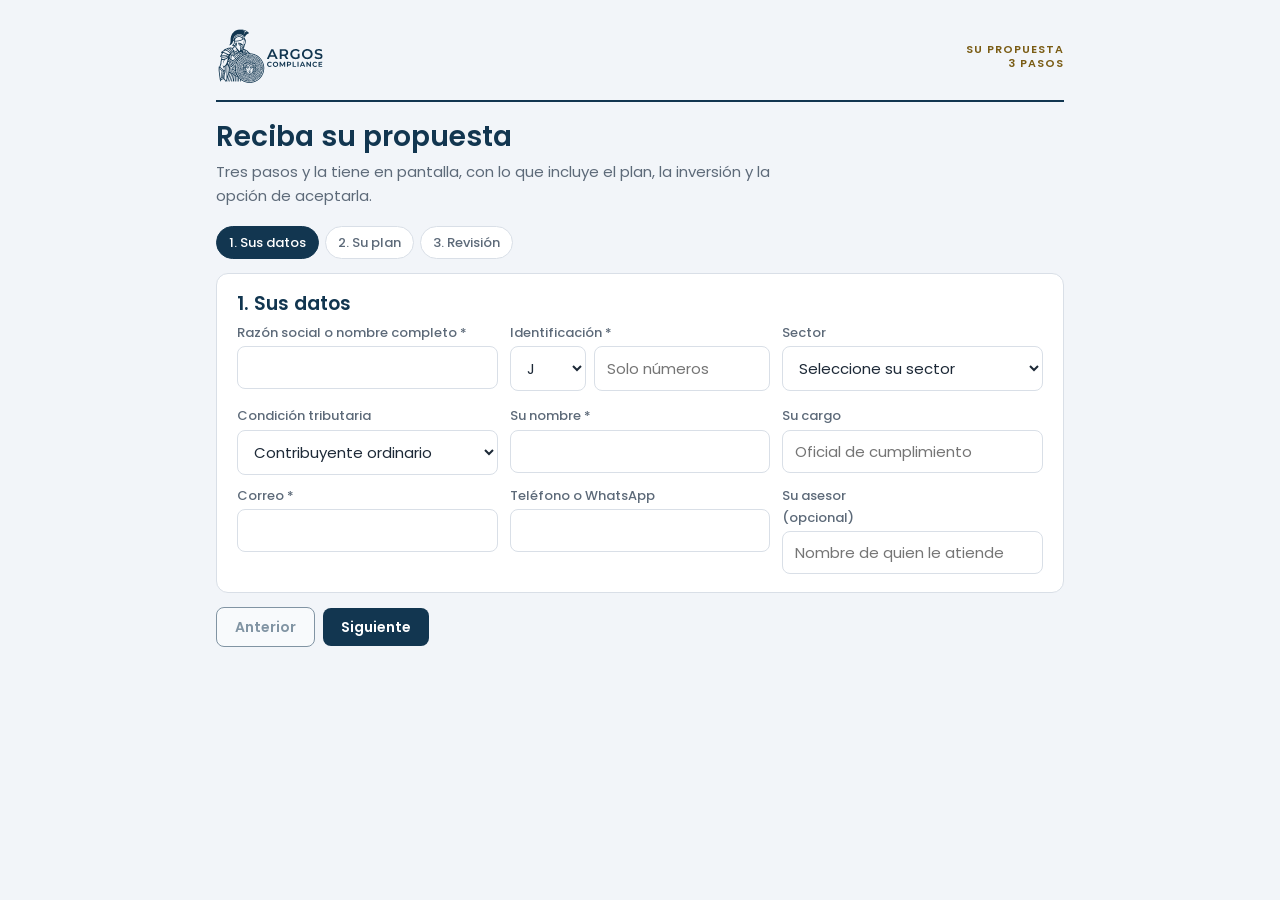
<file: propuesta/nueva/index.html>
<!DOCTYPE html>
<html lang="es">
<head>
<meta charset="UTF-8">
<meta name="viewport" content="width=device-width, initial-scale=1">
<meta name="robots" content="noindex, nofollow">
<title>Su propuesta Argos</title>
<link rel="icon" href="../../assets/favicon.svg">
<link rel="stylesheet" href="https://fonts.googleapis.com/css2?family=Poppins:wght@400;500;600;700&family=IBM+Plex+Mono:wght@500;600&display=swap">
<link rel="stylesheet" href="../../assets/argos.css">
<style>
  .list { list-style: none; margin: 0; padding: 0; display: grid; gap: 8px; }
  .list li { display: grid; grid-template-columns: 22px 1fr; gap: 8px; align-items: start; }
  .list li::before { content: "✓"; color: var(--bajo); font-weight: 700; }
  .gaps li::before { content: "✕"; color: var(--alto); }
  .prod { display: grid; grid-template-columns: repeat(auto-fit, minmax(240px, 1fr)); gap: 12px; margin-top: 14px; }
  .f-id { display: flex; flex-direction: column; gap: 4px; font: 500 13px/1.4 var(--sans); color: var(--ink-muted); min-width: 0; }
  .idrow { display: grid; grid-template-columns: 76px 1fr; gap: 8px; }
  .prod label { border: 1px solid var(--line); border-radius: 12px; padding: 14px 16px; display: grid; gap: 4px; cursor: pointer; }
  .prod label:has(input:checked) { border: 2px solid var(--navy); }
  .prod b { font: 600 22px/1.2 var(--mono); color: var(--navy); }
  .rec { justify-self: start; background: var(--bronce); color: var(--on-bronce); font: 600 11px/1 var(--sans); letter-spacing: .6px; text-transform: uppercase; padding: 4px 9px; border-radius: 999px; }
</style>
</head>
<body>
<div class="wrap">
  <header class="top">
    <img src="../../assets/logo.svg" alt="Argos Compliance">
    <div class="tag">Su propuesta<br>3 pasos</div>
  </header>

  <h1>Reciba su propuesta</h1>
  <p class="lede">Tres pasos y la tiene en pantalla, con lo que incluye el plan, la inversión y la opción de aceptarla.</p>

  <details class="card" id="vend" hidden>
    <summary>Asesor: <span id="v-name"></span></summary>
    <div class="fields" style="margin-top:12px">
      <label for="vn">Nombre<input id="vn"></label>
      <label for="vw">WhatsApp, con 58 delante<input id="vw" inputmode="numeric" placeholder="584121234567"></label>
    </div>
    <button class="btn ghost" id="v-save" type="button" style="margin-top:10px">Usar este asesor</button>
  </details>

  <div class="card" id="diag-card" hidden>
    <p class="label">Lo que encontramos en su diagnóstico</p>
    <p id="diag-sum" style="margin-top:0"></p>
    <ul class="list gaps" id="diag-list"></ul>
  </div>

  <nav class="steps-nav" aria-label="Pasos">
    <button type="button" data-s="1" aria-current="step">1. Sus datos</button>
    <button type="button" data-s="2">2. Su plan</button>
    <button type="button" data-s="3">3. Revisión</button>
  </nav>

  <section class="card" data-step="1">
    <h2>1. Sus datos</h2>
    <div class="fields">
      <label for="rs">Razón social o nombre completo *<input id="rs" autocomplete="organization"></label>
      <div class="f-id"><span id="id-lbl">Identificación *</span>
        <div class="idrow" role="group" aria-labelledby="id-lbl">
          <select id="rift" aria-label="Tipo de identificación"><option>J</option><option>V</option><option>G</option><option>E</option></select>
          <input id="rifn" aria-label="Número de identificación" inputmode="numeric" placeholder="Solo números">
        </div><span class="small" id="rif-msg"></span></div>
      <label for="sec">Sector
        <select id="sec"><option value="" disabled selected>Seleccione su sector</option><option>Sociedad de Corretaje de Seguros</option><option>Sociedad de Corretaje de Reaseguro</option><option>Empresa de Seguros</option><option>Medicina Prepagada</option><option>Reaseguradora</option><option>Cooperativa con actividad aseguradora</option><option>Administradora de Riesgos</option><option>Financiadora de Primas</option><option>Sociedad de Ajustadores de Pérdidas</option><option>Abogado</option><option>Contador</option><option>Agente Inmobiliario</option><option>Inmobiliaria</option><option>Organización sin fines de lucro (OSFL)</option><option>Caja de Ahorro</option><option>Agencia de Viajes</option><option>Hotel</option><option>Otros</option></select></label>
      <label for="ct">Condición tributaria
        <select id="ct"><option>Contribuyente ordinario</option><option>Contribuyente especial</option></select></label>
      <label for="con">Su nombre *<input id="con" autocomplete="name"></label>
      <label for="car">Su cargo<input id="car" placeholder="Oficial de cumplimiento" autocomplete="organization-title"></label>
      <label for="mail">Correo *<input id="mail" type="email" autocomplete="email"></label>
      <label for="tel">Teléfono o WhatsApp<input id="tel" inputmode="tel" autocomplete="tel"></label>
      <label for="ase">Su asesor <span class="small muted">(opcional)</span><input id="ase" placeholder="Nombre de quien le atiende" autocomplete="off"></label>
    </div>
  </section>

  <section class="card" data-step="2" hidden>
    <h2>2. Su plan</h2>
    <p class="label" style="margin-top:12px">Lo que incluye</p>
    <ul class="list" id="alc"></ul>
    <div class="prod">
      <label><span class="rec">Recomendado</span><span><input type="radio" name="prod" value="plan" checked> Plan mensual</span><b>US$200 <small class="muted">+ IVA / mes</small></b><span class="small muted">Instalación única <span id="inst-amt">US$600</span> + IVA, con 16 horas de configuración y capacitación. Sin permanencia.</span></label>
      <label><span><input type="radio" name="prod" value="unica"> Consulta única</span><b>US$20 <small class="muted">+ IVA / consulta</small></b><span class="small muted">Sin plan ni instalación.</span>
        <span class="f" id="q-wrap">Cantidad de consultas <input id="q" type="number" min="1" value="1" style="max-width:120px"></span></label>
    </div>
    <div id="money" style="margin-top:14px"></div>
    <p class="small muted">Montos en US$ como moneda de cuenta, pagaderos en bolívares a la tasa oficial del BCV del día del pago.</p>
  </section>

  <section class="card" data-step="3" hidden>
    <h2>3. Revisión</h2>
    <div id="review"></div>
    <label class="row small" style="margin-top:14px;align-items:flex-start;flex-wrap:nowrap"><input type="checkbox" id="cons" style="margin-top:4px">
      <span>Autorizo a Argos Compliance a registrar los datos de este formulario en su sistema comercial para preparar mi propuesta y contactarme sobre ella. Puedo pedir que los corrijan o los eliminen escribiendo a mi asesor, en ejercicio del derecho de habeas data (artículo 28 de la Constitución).</span></label>
    <div aria-hidden="true" style="position:absolute;left:-9999px;width:1px;height:1px;overflow:hidden"><label for="web">No llenar<input id="web" tabindex="-1" autocomplete="off"></label></div>
    <div class="warn" id="missing" hidden style="margin-top:12px"></div>
    <div class="row" style="margin-top:14px">
      <button class="btn accent" id="gen" type="button" style="font-size:16px;padding:16px 22px">Generar mi propuesta →</button>
    </div>
  </section>

  <div class="row no-print">
    <button class="btn ghost" id="prev" type="button">Anterior</button>
    <button class="btn primary" id="next" type="button">Siguiente</button>
  </div>
</div>

<script src="../../assets/aliados.js"></script>
<script src="../../assets/argos.js"></script>
<script>
(function () {
  // La instalación del plan depende del sector elegido (empresas de seguros y reaseguradoras: US$1.200).
  document.addEventListener("change", function (e) {
    if (e.target.id === "sec") $("inst-amt").textContent = "US$" + A.instalacionPara(e.target.value).toLocaleString("es-VE");
  });
  var A = window.Argos, $ = function (id) { return document.getElementById(id); }, step = 1, diag = null;
  var qp = new URLSearchParams(location.search);

  // Asesor: el del código de aliado (?a=…), si no, el del enlace (?wa=…&n=…), si no, el guardado con ?v=1, si no, en blanco.
  // El código queda fijo en la propuesta; el nombre lo puede editar quien hace la cotización.
  function asesor() {
    var code = (qp.get("a") || "").toUpperCase(), ali = (window.ARGOS_ALIADOS || {})[code];
    if (ali) return { nombre: ali.n, wa: ali.w, c: code };
    var wa = (qp.get("wa") || "").replace(/\D/g, "");
    if (/^\d{10,13}$/.test(wa)) return { nombre: (qp.get("n") || "Asesor de Argos").slice(0, 60), wa: wa };
    if (qp.get("v") === "1" && A.store("vendedor")) return A.store("vendedor");
    return { nombre: "", wa: A.WA_ARGOS };
  }
  function iniciales(n) { return (n.match(/\b[A-ZÁÉÍÓÚÑ]/g) || ["A", "R"]).slice(0, 2).join("").normalize("NFD").replace(/[^A-Z]/g, "") || "AR"; }
  var ase = asesor();
  $("ase").value = ase.nombre;
  if (qp.get("v") === "1") {
    $("vend").hidden = false; $("vn").value = ase.nombre; $("vw").value = ase.wa; $("v-name").textContent = ase.nombre + " · " + A.waFmt(ase.wa);
    $("v-save").addEventListener("click", function () { ase = { nombre: $("vn").value.trim() || ase.nombre, wa: $("vw").value.replace(/\D/g, "") || ase.wa }; A.store("vendedor", ase); $("v-name").textContent = ase.nombre + " · " + A.waFmt(ase.wa); $("ase").value = ase.nombre; $("vend").open = false; });
  }

  // Diagnóstico de origen (#d=…): se incluyen todas las brechas.
  var m = location.hash.match(/d=([\w-]+)/);
  if (m) diag = A.b64dec(m[1]);
  if (diag && diag.gaps && diag.gaps.length) {
    $("diag-card").hidden = false;
    $("diag-sum").innerHTML = "Nivel de riesgo de cumplimiento: <b class='c-" + A.esc(diag.lv) + "'>" + A.esc(diag.lv) + "</b> (" + A.esc(diag.pct) + "% de exposición). Argos cubre " +
      diag.gaps.filter(function (g) { return g[1]; }).length + " de sus " + diag.gaps.length + " brechas.";
    $("diag-list").innerHTML = diag.gaps.map(function (g) { return "<li><span>" + A.esc(g[0]) + (g[1] ? ' <span class="chip argos">Argos lo cubre</span>' : ' <span class="chip">Acción de su empresa</span>') + (g[2] ? ' <span class="chip only">Solo en Argos</span>' : "") + "</span></li>"; }).join("");
  }

  $("alc").innerHTML = A.ALCANCE.map(function (a) { return "<li><span>" + A.esc(a.t) + "</span></li>"; }).join("");

  function prod() { return document.querySelector('input[name="prod"]:checked').value; }
  function money() {
    var mm = A.montos({ prod: prod(), q: $("q").value, sec: $("sec").value });
    $("money").innerHTML = '<table class="money"><tbody>' + mm.lines.map(function (l) { return "<tr><td>" + A.esc(l.t) + '</td><td class="n">' + A.usd(l.m) + "</td></tr>"; }).join("") +
      '<tr><td>IVA (16%)</td><td class="n">' + A.usd(mm.iva) + '</td></tr><tr class="total"><td>' + (prod() === "plan" ? "Primer pago (primer mes + instalación)" : "Total") + '</td><td class="n">' + A.usd(mm.total) + "</td></tr></tbody></table>";
    $("q-wrap").style.opacity = prod() === "unica" ? 1 : .4;
  }
  document.querySelectorAll('input[name="prod"]').forEach(function (r) { r.addEventListener("change", money); });
  $("q").addEventListener("input", money); $("sec").addEventListener("change", money); money();

  // Identificación: tipo (J, V, G o E) y número, sin límite de dígitos.
  function idNum() { return $("rifn").value.replace(/[\s.\-]/g, ""); }
  function rifOk(v) { return /^[JVGE]-\d+$/.test(v || ""); }
  $("rifn").addEventListener("blur", function () {
    var n = idNum(); if (/^\d+$/.test(n)) this.value = n;
    $("rif-msg").textContent = !this.value || /^\d+$/.test(n) ? "" : "Escriba solo números.";
    $("rif-msg").style.color = "var(--moderado)";
  });
  var F = ["rs", "sec", "ct", "con", "car", "mail", "tel"];
  function data() {
    var c = {}; F.forEach(function (k) { c[k] = $(k).value.trim(); });
    c.rif = idNum() ? $("rift").value + "-" + idNum() : "";
    return { v: 1, c: c, alc: A.ALCANCE.map(function (a) { return a.k; }), prod: prod(), q: Math.max(1, +$("q").value || 1),
      d: diag && diag.gaps ? { lv: diag.lv, pct: diag.pct, h: +diag.h || 0, hl: +diag.hl || 0, gaps: diag.gaps } : null, s: { n: $("ase").value.trim().slice(0, 60), w: ase.wa, c: ase.c || "" } };
  }
  function missing() {
    var p = data(), miss = [];
    if (!p.c.rs) miss.push("razón social o nombre"); if (!rifOk(p.c.rif)) miss.push("el número de identificación (solo números)"); if (!p.c.sec) miss.push("sector"); if (!p.c.con) miss.push("su nombre"); if (!/.+@.+\..+/.test(p.c.mail)) miss.push("correo"); if (!$("cons").checked) miss.push("la autorización de uso de datos");
    return miss;
  }
  function review() {
    var p = data(), mm = A.montos(p), miss = missing();
    $("missing").hidden = !miss.length; $("missing").textContent = "Falta completar: " + miss.join(", ") + ".";
    $("gen").disabled = !!miss.length;
    $("review").innerHTML = '<div class="kv" style="border-top:0;margin-top:0;padding-top:0">' +
      "<div><span>Empresa</span><b>" + A.esc(p.c.rs || "—") + "</b></div><div><span>Identificación</span><b>" + A.esc(p.c.rif || "—") + "</b></div>" +
      "<div><span>Contacto</span><b>" + A.esc(p.c.con || "—") + "</b></div><div><span>Correo</span><b>" + A.esc(p.c.mail || "—") + "</b></div>" +
      "<div><span>Plan</span><b>" + (p.prod === "plan" ? "Plan mensual" : "Consulta única × " + p.q) + "</b></div><div><span>Primer pago</span><b>" + A.usd(mm.total) + "</b></div>" +
      "<div><span>Su asesor</span><b>" + A.esc(p.s.n || "—") + "</b></div><div><span>Vigencia</span><b>15 días</b></div></div>";
  }
  function go(s) {
    step = Math.min(3, Math.max(1, s));
    document.querySelectorAll("[data-step]").forEach(function (el) { el.hidden = +el.dataset.step !== step; });
    document.querySelectorAll(".steps-nav button").forEach(function (b) { if (+b.dataset.s === step) b.setAttribute("aria-current", "step"); else b.removeAttribute("aria-current"); });
    $("prev").disabled = step === 1; $("next").hidden = step === 3;
    if (step === 3) review();
    window.scrollTo(0, document.querySelector(".steps-nav").offsetTop - 12);
  }
  document.querySelectorAll(".steps-nav button").forEach(function (b) { b.addEventListener("click", function () { go(+b.dataset.s); }); });
  $("prev").addEventListener("click", function () { go(step - 1); });
  $("next").addEventListener("click", function () { go(step + 1); });
  ["input", "change"].forEach(function (ev) { document.addEventListener(ev, function () { if (step === 3) review(); }); });

  $("gen").addEventListener("click", function () {
    if (missing().length) return;
    var p = data();
    p.num = A.numero(iniciales(p.s.n)); p.f = A.hoy(); p.vig = A.VIGENCIA_DIAS;
    p.cons = { v: "2026-10-15", at: new Date().toISOString() };
    var url = new URL("../", location.href).href + "#p=" + A.b64enc(p);
    A.lead({ t: "new", p: p, url: url, hp: $("web").value });
    location.href = url;
  });
  go(1); window.scrollTo(0, 0);
})();
</script>
</body>
</html>
</file>
<file: assets/argos.css>
/* Sistema de marca Argos v1. Layout: columna única de 880px; tarjetas con borde, sin sombras. */
:root {
  --navy: #123650; --navy-deep: #0A2138; --on-navy: #FFFFFF;
  --bronce: #B8892B; --bronce-ink: #7A5C14; --on-bronce: #1C1404;
  --surface: #FFFFFF; --surface-alt: #F2F5F9; --ink: #1D2937; --ink-muted: #5D6A79; --line: #D9DFE7;
  --alto: #B42317; --moderado: #B44608; --bajo: #057546; --pc: #5F6880; --on-riesgo: #FFFFFF; --focus: #B8892B;
  --sans: "Poppins", "Segoe UI", system-ui, sans-serif; --mono: "IBM Plex Mono", Consolas, monospace;
  color-scheme: light;
}
* { box-sizing: border-box; }
body { margin: 0; background: var(--surface-alt); color: var(--ink); font: 400 15px/1.6 var(--sans); }
[hidden] { display: none !important; }
.wrap { max-width: 880px; margin: 0 auto; padding: 24px 16px 64px; }
header.top { display: flex; justify-content: space-between; align-items: center; gap: 16px; flex-wrap: wrap; padding: 4px 0 16px; border-bottom: 2px solid var(--navy); margin-bottom: 18px; }
header.top img { height: 56px; width: auto; display: block; }
.tag { font: 600 11px/1.3 var(--sans); letter-spacing: 1px; text-transform: uppercase; color: var(--bronce-ink); text-align: right; }
h1 { font: 600 28px/1.2 var(--sans); color: var(--navy); margin: 8px 0 6px; text-wrap: balance; }
h2 { font: 600 19px/1.3 var(--sans); color: var(--navy); margin: 0 0 8px; }
.lede { color: var(--ink-muted); margin: 0 0 18px; max-width: 66ch; }
.card { background: var(--surface); border: 1px solid var(--line); border-radius: 12px; padding: 18px 20px; margin-bottom: 14px; }
.label { font: 600 11px/1.3 var(--sans); letter-spacing: 1px; text-transform: uppercase; color: var(--bronce-ink); margin: 0 0 12px; }
.muted { color: var(--ink-muted); }
.small { font-size: 13px; }
.fields { display: grid; grid-template-columns: repeat(auto-fit, minmax(230px, 1fr)); gap: 12px; }
.fields label, label.f { display: flex; flex-direction: column; gap: 4px; font: 500 13px/1.4 var(--sans); color: var(--ink-muted); min-width: 0; }
input, select, textarea { font: 400 15px/1.4 var(--sans); color: var(--ink); background: var(--surface); border: 1px solid var(--line); border-radius: 8px; padding: 10px 12px; width: 100%; }
input[type="checkbox"], input[type="radio"] { width: auto; accent-color: var(--navy); }
input:focus-visible, select:focus-visible, textarea:focus-visible, button:focus-visible, a:focus-visible { outline: 2px solid var(--focus); outline-offset: 2px; }
.btn { font: 600 14px/1 var(--sans); border: 0; border-radius: 8px; padding: 12px 18px; cursor: pointer; text-decoration: none; display: inline-flex; align-items: center; gap: 8px; }
.btn.primary { background: var(--navy); color: var(--on-navy); }
.btn.accent { background: var(--bronce); color: var(--on-bronce); }
.btn.ghost { background: var(--surface); color: var(--navy); border: 1px solid var(--navy); }
.btn:disabled { opacity: .5; cursor: not-allowed; }
.row { display: flex; gap: 8px; flex-wrap: wrap; align-items: center; }
.steps-nav { display: flex; gap: 6px; flex-wrap: wrap; margin-bottom: 14px; }
.steps-nav button { font: 500 13px/1 var(--sans); border: 1px solid var(--line); background: var(--surface); color: var(--ink-muted); padding: 9px 12px; border-radius: 999px; cursor: pointer; }
.steps-nav button[aria-current="step"] { background: var(--navy); color: var(--on-navy); border-color: var(--navy); }
.chip { font: 600 11px/1 var(--sans); padding: 5px 9px; border-radius: 999px; border: 1px solid var(--line); color: var(--ink-muted); display: inline-block; }
.chip.argos { background: var(--navy); color: var(--on-navy); border-color: var(--navy); }
.chip.only { background: var(--bronce); color: var(--on-bronce); border-color: var(--bronce); }
.note { background: var(--surface-alt); border-radius: 8px; padding: 10px 14px; font-size: 13px; color: var(--ink-muted); }
.warn { background: #FFF6E5; border: 1px solid #E8C67A; border-radius: 8px; padding: 10px 14px; font-size: 13px; color: var(--ink); }
.out { font: 500 13px/1.5 var(--mono); background: var(--surface-alt); border: 1px solid var(--line); border-radius: 8px; padding: 10px 12px; word-break: break-all; white-space: pre-wrap; }
table.money { width: 100%; border-collapse: collapse; font-size: 14px; }
table.money td, table.money th { padding: 8px 6px; border-bottom: 1px solid var(--line); text-align: left; }
table.money td.n, table.money th.n { text-align: right; font-family: var(--mono); font-variant-numeric: tabular-nums; white-space: nowrap; }
table.money tr.total td { font-weight: 600; color: var(--navy); border-bottom: 0; }
.legal { font-size: 12px; color: var(--ink-muted); margin-top: 16px; }
/* Panel de riesgo (formato de la constancia v5) */
.panel { background: var(--surface); border: 1px solid var(--line); border-radius: 12px; padding: 20px; }
.panel-tag { font: 500 12px/1.3 var(--mono); color: var(--ink-muted); display: block; margin-bottom: 14px; }
.risk-head { font: 700 26px/1.25 var(--sans); margin: 4px 0 8px; }
.risk-scale { display: flex; gap: 6px; margin: 10px 0 6px; }
.risk-scale span { flex: 1; text-align: center; font: 500 12px/1 var(--sans); padding: 8px 4px; border-radius: 6px; border: 1px solid var(--line); color: var(--ink-muted); }
.risk-scale span.on-BAJO { background: var(--bajo); border-color: var(--bajo); color: var(--on-riesgo); font-weight: 700; }
.risk-scale span.on-MODERADO { background: var(--moderado); border-color: var(--moderado); color: var(--on-riesgo); font-weight: 700; }
.risk-scale span.on-ALTO { background: var(--alto); border-color: var(--alto); color: var(--on-riesgo); font-weight: 700; }
.c-BAJO { color: var(--bajo); } .c-MODERADO { color: var(--moderado); } .c-ALTO { color: var(--alto); }
.kv { display: grid; grid-template-columns: repeat(auto-fit, minmax(200px, 1fr)); gap: 10px 20px; margin-top: 14px; padding-top: 14px; border-top: 1px solid var(--line); }
.kv div span { display: block; font: 500 11px/1.3 var(--sans); letter-spacing: .6px; text-transform: uppercase; color: var(--ink-muted); }
.kv div b { font: 500 14px/1.4 var(--mono); }
.srcs { display: grid; grid-template-columns: repeat(auto-fit, minmax(170px, 1fr)); gap: 8px; margin-top: 12px; }
.srcs div { border: 1px solid var(--line); border-radius: 8px; padding: 10px 12px; font-size: 13px; }
.srcs div b { display: block; font-weight: 600; }
.dot { display: inline-block; width: 8px; height: 8px; border-radius: 50%; margin-right: 6px; vertical-align: middle; }
@media print {
  body { background: #fff; }
  .no-print { display: none !important; }
  .card, .panel { break-inside: avoid; }
  * { -webkit-print-color-adjust: exact; print-color-adjust: exact; }
}
</file>
